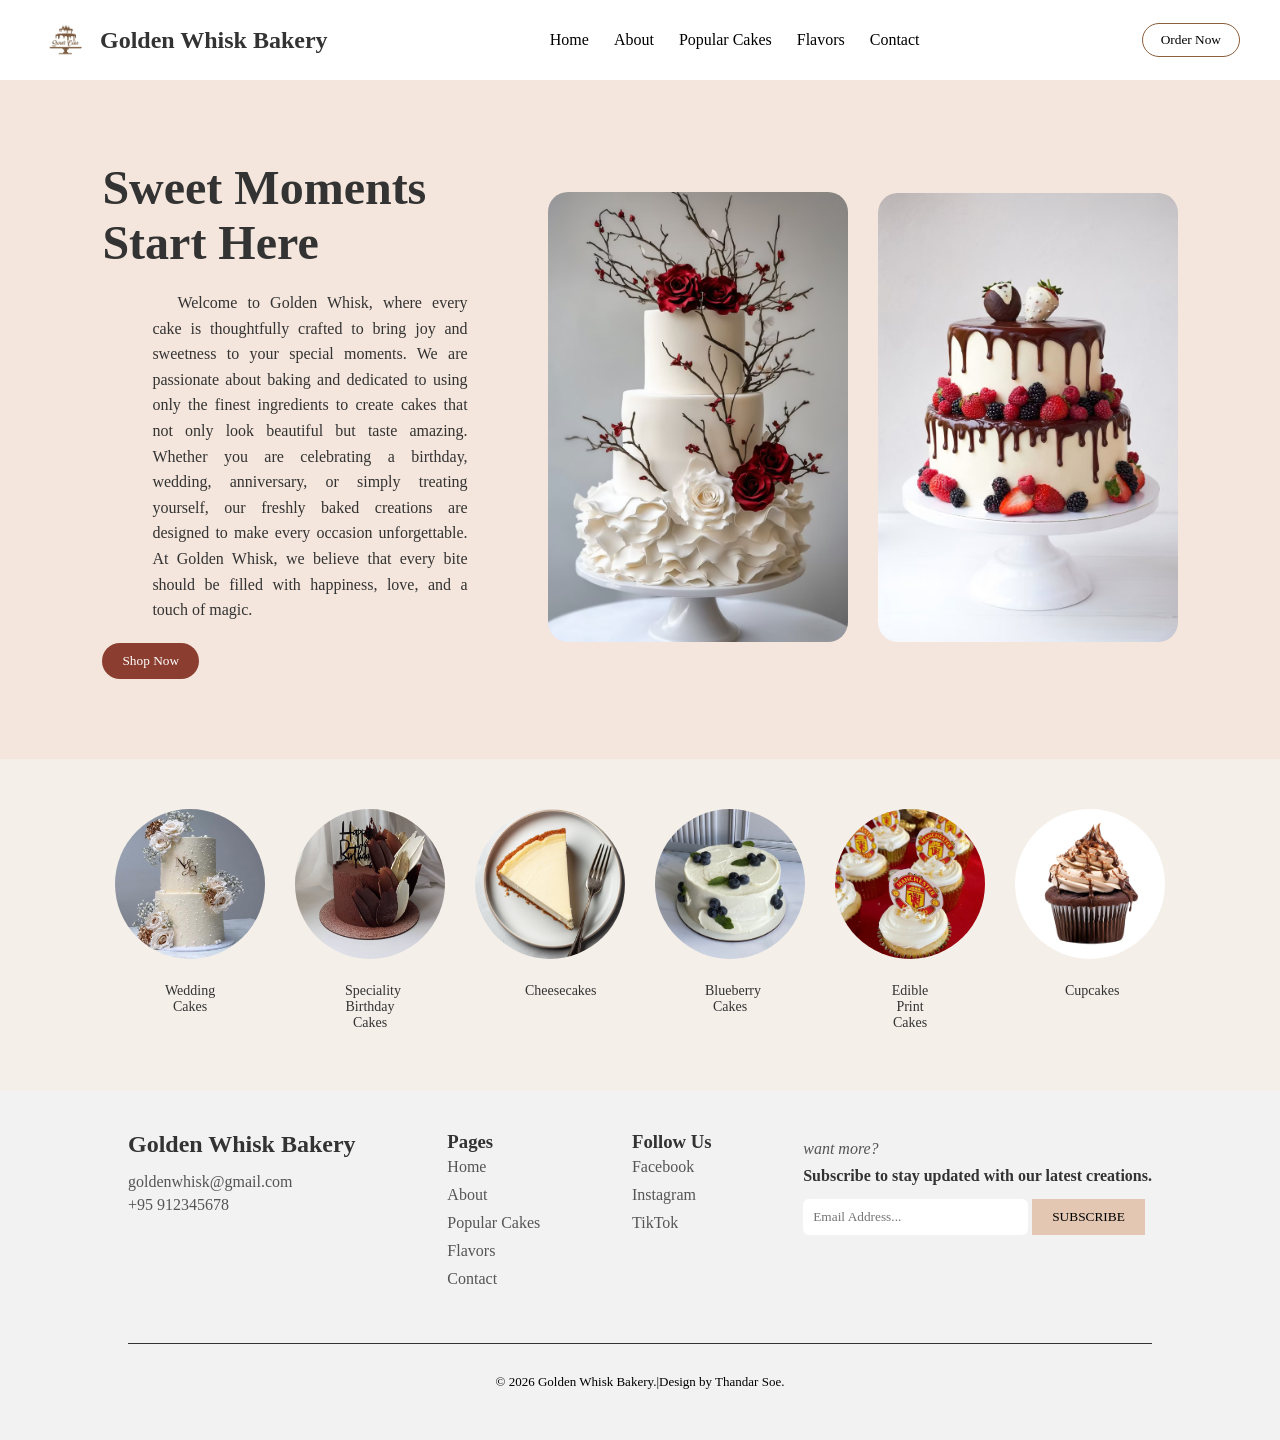
<file: index.html>
<!DOCTYPE html>
<html lang="en">
<head>
    <meta charset="UTF-8">
    <meta name="description" content="Indulge in the finest creations from Golden Whisk Bakery. Explore our popular custom birthday cakes, elegant wedding cakes, and delicious daily treats.">
    <meta name="keywords" content="Golden Whisk Bakery, Birthday Cakes, Wedding Cakes, Custom Cakes, Premium Bakery, Pastries">
    <title>Golden Whisk Bakery</title>
    <link rel="stylesheet" href="style.css">
    <link rel="icon" href="cake logo (1).png">
</head>
<body>
<!-- ===== NAVBAR ===== -->
<header>
    <nav>
        <div class="logo">
        <img src="offical logo.png" alt="logo">
            Golden Whisk Bakery</div>
        <ul>
            <li><a href="index.html">Home</a></li>
            <li><a href="about.html">About</a></li>
            <li><a href="cakes.html">Popular Cakes</a></li>
            <li><a href="flavors.html">Flavors</a></li>
            <li><a href="contact.html">Contact</a></li>
        </ul>
        <a href="ordernow.html"><button class="outline-btn">Order Now</button></a>
    </nav>
</header>

<!-- ===== HERO SECTION ===== -->
<section class="hero">
    <div class="hero-text">
        <h1>Sweet Moments <br> Start Here</h1>
        <p>
            Welcome to Golden Whisk, where every cake is thoughtfully crafted to bring joy and sweetness to your special moments. We are passionate about baking and dedicated to using only the finest ingredients to create cakes that not only look beautiful but taste amazing. Whether you are celebrating a birthday, wedding, anniversary, or simply treating yourself, our freshly baked creations are designed to make every occasion unforgettable. At Golden Whisk, we believe that every bite should be filled with happiness, love, and a touch of magic.
        </p>
        <a href="cakes.html"><button class="btn">Shop Now</button></a>
    </div>

    <div class="hero-imge">
        <img src="main (2).avif" alt="Cake" fetchpriority="high">
    </div>
    <div class="hero-img">
        <img src="body.avif" alt="Cake" fetchpriority="high">
    </div>
</section>

<section class="categories">

    <div class="category">
        <a href="wedding.html"><img src="Wedding N&S.jpg" alt="Wedding Cakes"></a>
        <p>Wedding Cakes</p>
    </div>

    <div class="category">
        <a href="birthday.html"><img src="b1.avf" alt="Birthday Cakes"></a>
        <p>Speciality Birthday Cakes</p>
    </div>

    <div class="category">
        <a href="cheese.html#cheese"><img src="cheese new.jpg" alt="Cheesecakes"></a>
        <p>Cheesecakes</p>
    </div>

    <div class="category" id="bc">
        <a href="cheese.html#blueberry"><img src="blueberry  fruit (2).jpg" alt="Blueberrycakes"></a>
        <p>Blueberry Cakes</p>
    </div>

    <div class="category" id="ec">
        <a href="cheese.html#Edible"><img src="Manchester United Cupcakes.jpg" alt="Edible Print Cakes"></a>
        <p>Edible Print Cakes</p>
    </div>

    <div class="category" id="cc">
        <a href="cheese.html#cupcake"><img src="cupcake.jpg" alt="Cupcakes"></a>
        <p>Cupcakes</p>
    </div>

</section>

<!-- FOOTER -->
<footer class="footer">

    <div class="footer-container">

        <div class="footer-box">
            <h2>Golden Whisk Bakery</h2>
            <p>goldenwhisk@gmail.com</p>
            <p>+95 912345678</p><br><br>
        </div>

        <div class="footer-box">
            <h3>Pages</h3>
            <a href="index.html"><p>Home</p></a>
            <a href="about.html"><p>About</p></a>
            <a href="cakes.html"><p>Popular Cakes</p></a>
            <a href="flavors.html"><p>Flavors</p></a>
            <a href="contact.html"><p>Contact</p></a>
        </div>

        <div class="footer-box">
            <h3>Follow Us</h3>
            <a href="https://www.facebook.com/soet95132?mibextid=ZbWKwL"><p>Facebook</p></a>
            <a href="https://www.instagram.com/soet95132?igsh=aTdlaHZ2dzA5MnQx"><p>Instagram</p></a>
            <a href="https://www.tiktok.com/@thandarsoe1088?_r=1&_t=ZS-957aoNJFtmy"><p>TikTok</p></a>
        </div>
        <!-- TOP SUBSCRIBE BAR -->
        <div class="sub-form">
            <form action="#confirm-box">
            <p>want more?</p>
            <h4>Subscribe to stay updated with our latest creations.</h4>
            <input type="email" placeholder="Email Address..." required>
            <button type="submit" class="order-btn">SUBSCRIBE</button>
            </form>
        </div>
    </div>
    
    <div class="footer-bottom"><p>© 2026 Golden Whisk Bakery.|Design by Thandar Soe.</p>
    </div>

</footer>

    <div id="confirm-box" class="modal-overlay">
    <div class="modal-content">
        <h3>Successful</h3>
        <a href="#" class="close-btn">OK</a>
    </div>
</div>

</body>
</html>
</file>
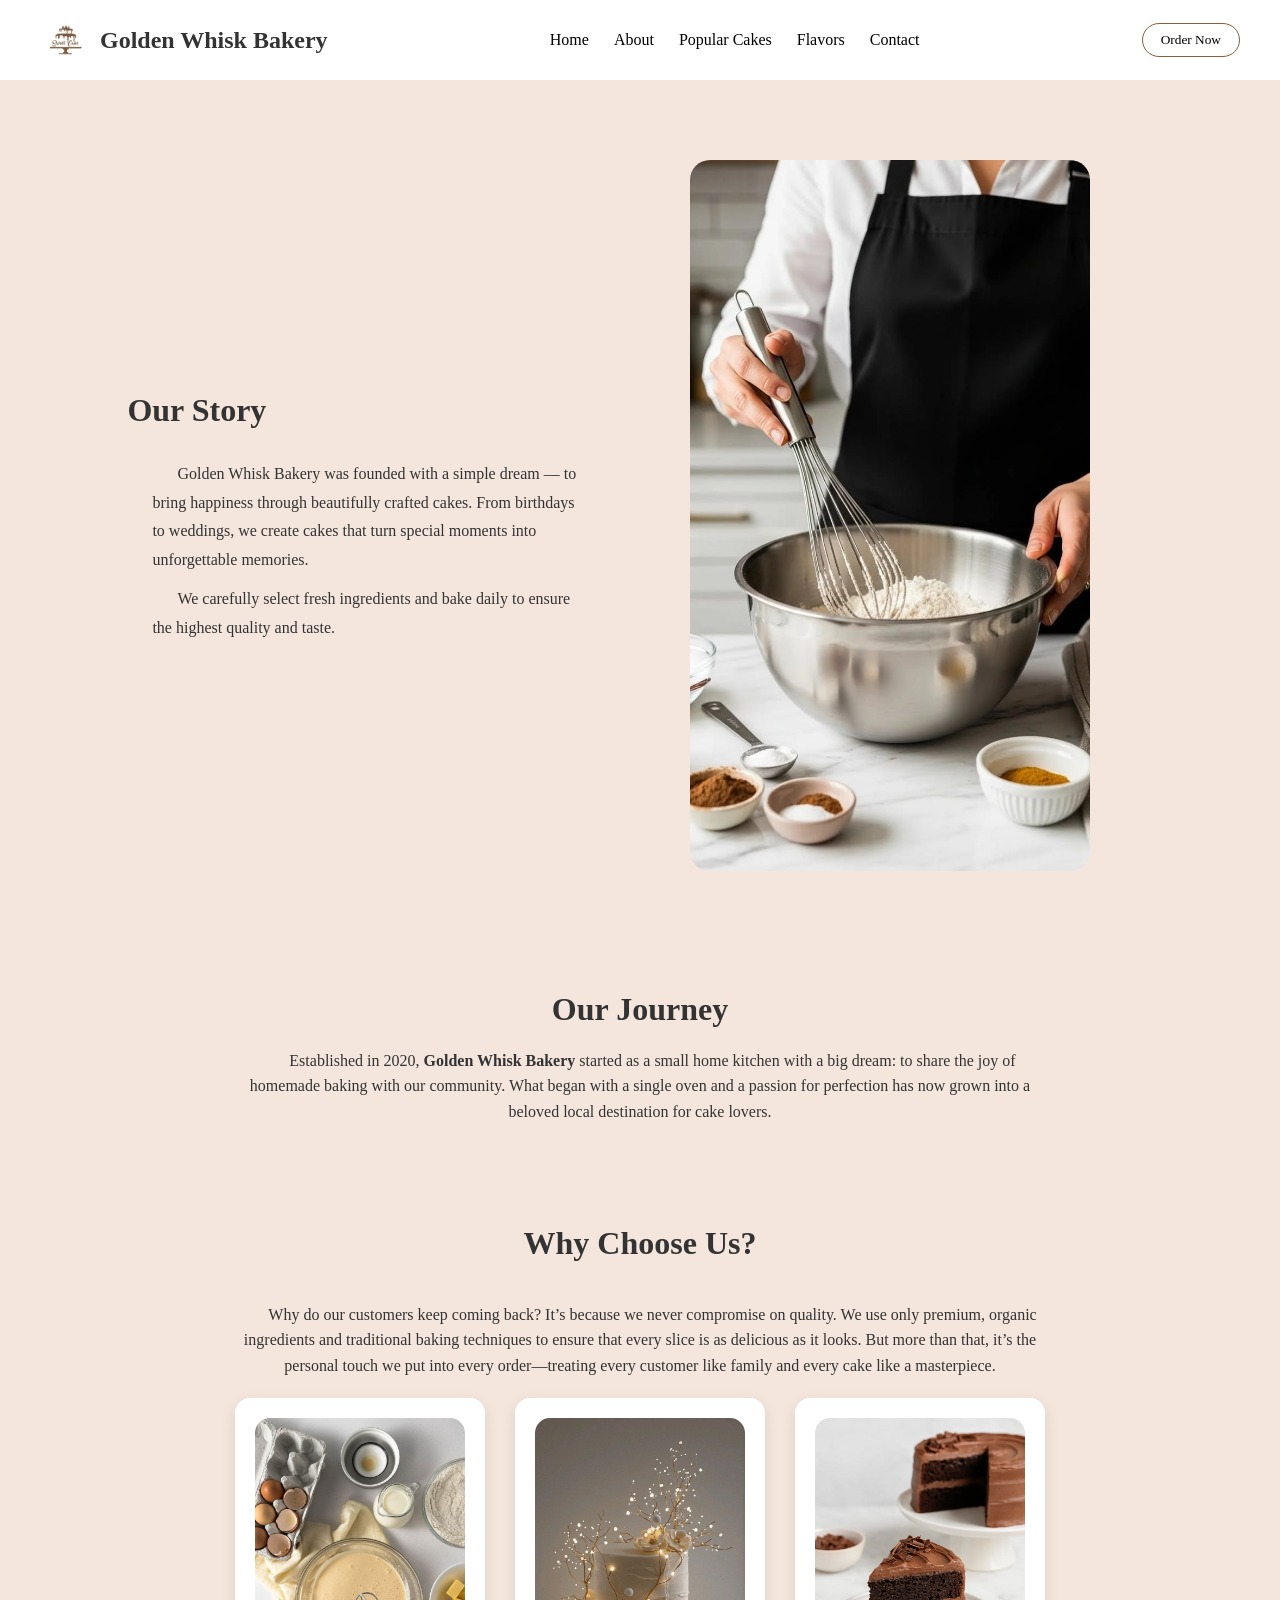
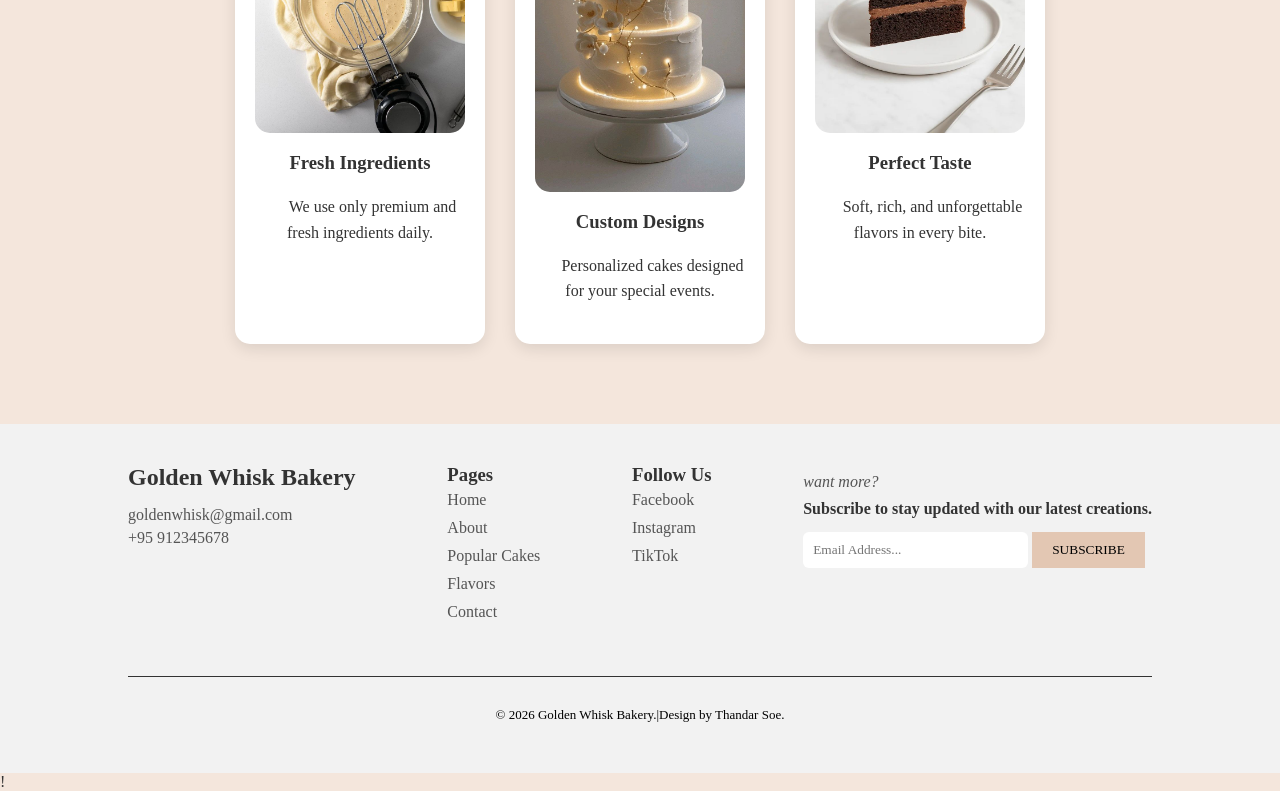
<file: about.html>
<!DOCTYPE html>
<html lang="en">
<head>
    <meta charset="UTF-8">
    <meta name="description" content="Indulge in the finest creations from Golden Whisk Bakery. Explore our popular custom birthday cakes, elegant wedding cakes, and delicious daily treats.">
    <meta name="keywords" content="Golden Whisk Bakery, Birthday Cakes, Wedding Cakes, Custom Cakes, Premium Bakery, Pastries">
    <title>About - Golden Whisk Bakery</title>
    <link rel="stylesheet" href="style.css">
    <link rel="icon" href="cake logo (1).png">
</head> 

<body>
<!-- ===== NAVBAR ===== -->
<header>
    <nav>
        <div class="logo">
        <img src="offical logo.png" alt="logo">
            Golden Whisk Bakery</div>
        <ul>
            <li><a href="index.html">Home</a></li>
            <li><a href="about.html">About</a></li>
            <li><a href="cakes.html">Popular Cakes</a></li>
            <li><a href="flavors.html">Flavors</a></li>
            <li><a href="contact.html">Contact</a></li>
        </ul>
        <a href="ordernow.html"><button class="outline-btn">Order Now</button></a>
    </nav>
</header>
   
<!-- ===== STORY SECTION ===== -->
<section class="about-story">
    <div class="story-text">
        <h2>Our Story</h2>
        <p>
            Golden Whisk Bakery was founded with a simple dream —
            to bring happiness through beautifully crafted cakes.
            From birthdays to weddings, we create cakes that turn
            special moments into unforgettable memories.
        </p>

        <p>
            We carefully select fresh ingredients and bake daily
            to ensure the highest quality and taste.
        </p>
    </div>

    <div class="story-img">
        <img src="bak (1).jpg" alt="Baking Process">
    </div>

</section>
<br><br>
    <div class="about-details">
    <h2>Our Journey</h2>
    <p>
        Established in 2020, <strong>Golden Whisk Bakery</strong> started as a small home kitchen with a big dream: 
        to share the joy of homemade baking with our community. What began with a single oven and a passion for 
        perfection has now grown into a beloved local destination for cake lovers.
    </p>
</div>
<!-- ===== VALUES SECTION ===== -->
<section class="values">
    <h2>Why Choose Us?</h2>
         <p>
        Why do our customers keep coming back? It’s because we never compromise on quality. 
        We use only premium, organic ingredients and traditional baking techniques to ensure that 
        every slice is as delicious as it looks. But more than that, it’s the personal touch we 
        put into every order—treating every customer like family and every cake like a masterpiece.
    </p>
    <div class="value-cards">

        <div class="value-card">
            <img src="f (1).jpg" alt="Fresh Ingredients">
            <h3>Fresh Ingredients</h3>
            <p>We use only premium and fresh ingredients daily.</p>
        </div>

        <div class="value-card">
            <img src="c.jpg" alt="Custom Designs">
            <h3>Custom Designs</h3>
            <p>Personalized cakes designed for your special events.</p>
        </div>

        <div class="value-card">
            <img src="perfact.jpg" alt="Quality Taste">
            <h3>Perfect Taste</h3>
            <p>Soft, rich, and unforgettable flavors in every bite.</p>
        </div>
    </div>
</section>

<!-- FOOTER -->
<footer class="footer">

    <div class="footer-container">

        <div class="footer-box">
            <h2>Golden Whisk Bakery</h2>
            <p>goldenwhisk@gmail.com</p>
            <p>+95 912345678</p><br><br>
        </div>

        <div class="footer-box">
            <h3>Pages</h3>
            <a href="index.html"><p>Home</p></a>
            <a href="about.html"><p>About</p></a>
            <a href="cakes.html"><p>Popular Cakes</p></a>
            <a href="flavors.html"><p>Flavors</p></a>
            <a href="contact.html"><p>Contact</p></a>
        </div>

        <div class="footer-box">
            <h3>Follow Us</h3>
            <a href="https://www.facebook.com/soet95132?mibextid=ZbWKwL"><p>Facebook</p></a>
            <a href="https://www.instagram.com/soet95132?igsh=aTdlaHZ2dzA5MnQx"><p>Instagram</p></a>
            <a href="https://www.tiktok.com/@thandarsoe1088?_r=1&_t=ZS-957aoNJFtmy"><p>TikTok</p></a>
        </div>
        <!-- TOP SUBSCRIBE BAR -->
        <div class="sub-form">
            <form action="#confirm-box">
            <p>want more?</p>
            <h4>Subscribe to stay updated with our latest creations.</h4>
            <input type="email" placeholder="Email Address..." required>
            <button type="submit" class="order-btn">SUBSCRIBE</button>
            </form>
        </div>
    </div>
    
    <div class="footer-bottom"><p>© 2026 Golden Whisk Bakery.|Design by Thandar Soe.</p>
    </div>

</footer>

    <div id="confirm-box" class="modal-overlay">
    <div class="modal-content">
        <h3>Successful</h3>
        <a href="#" class="close-btn">OK</a>
    </div>
</div>


</body>
</html>!
</file>
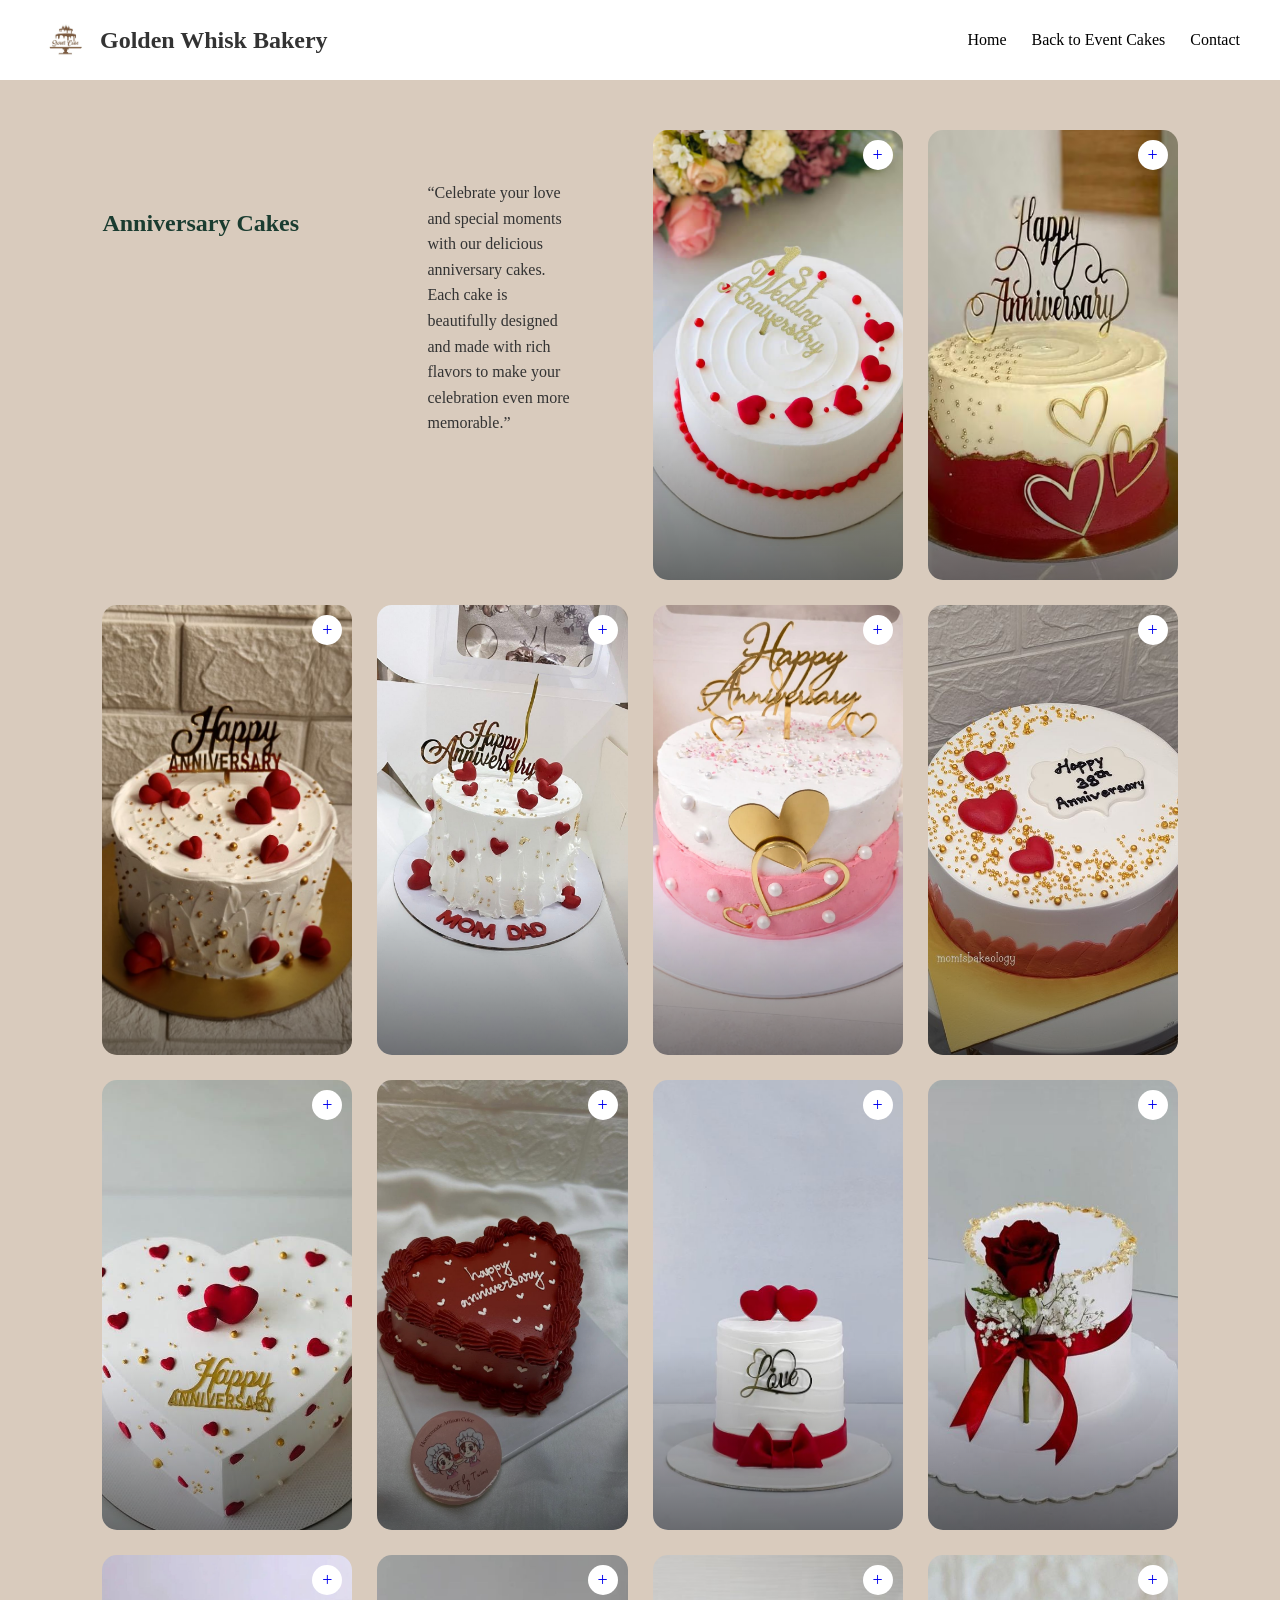
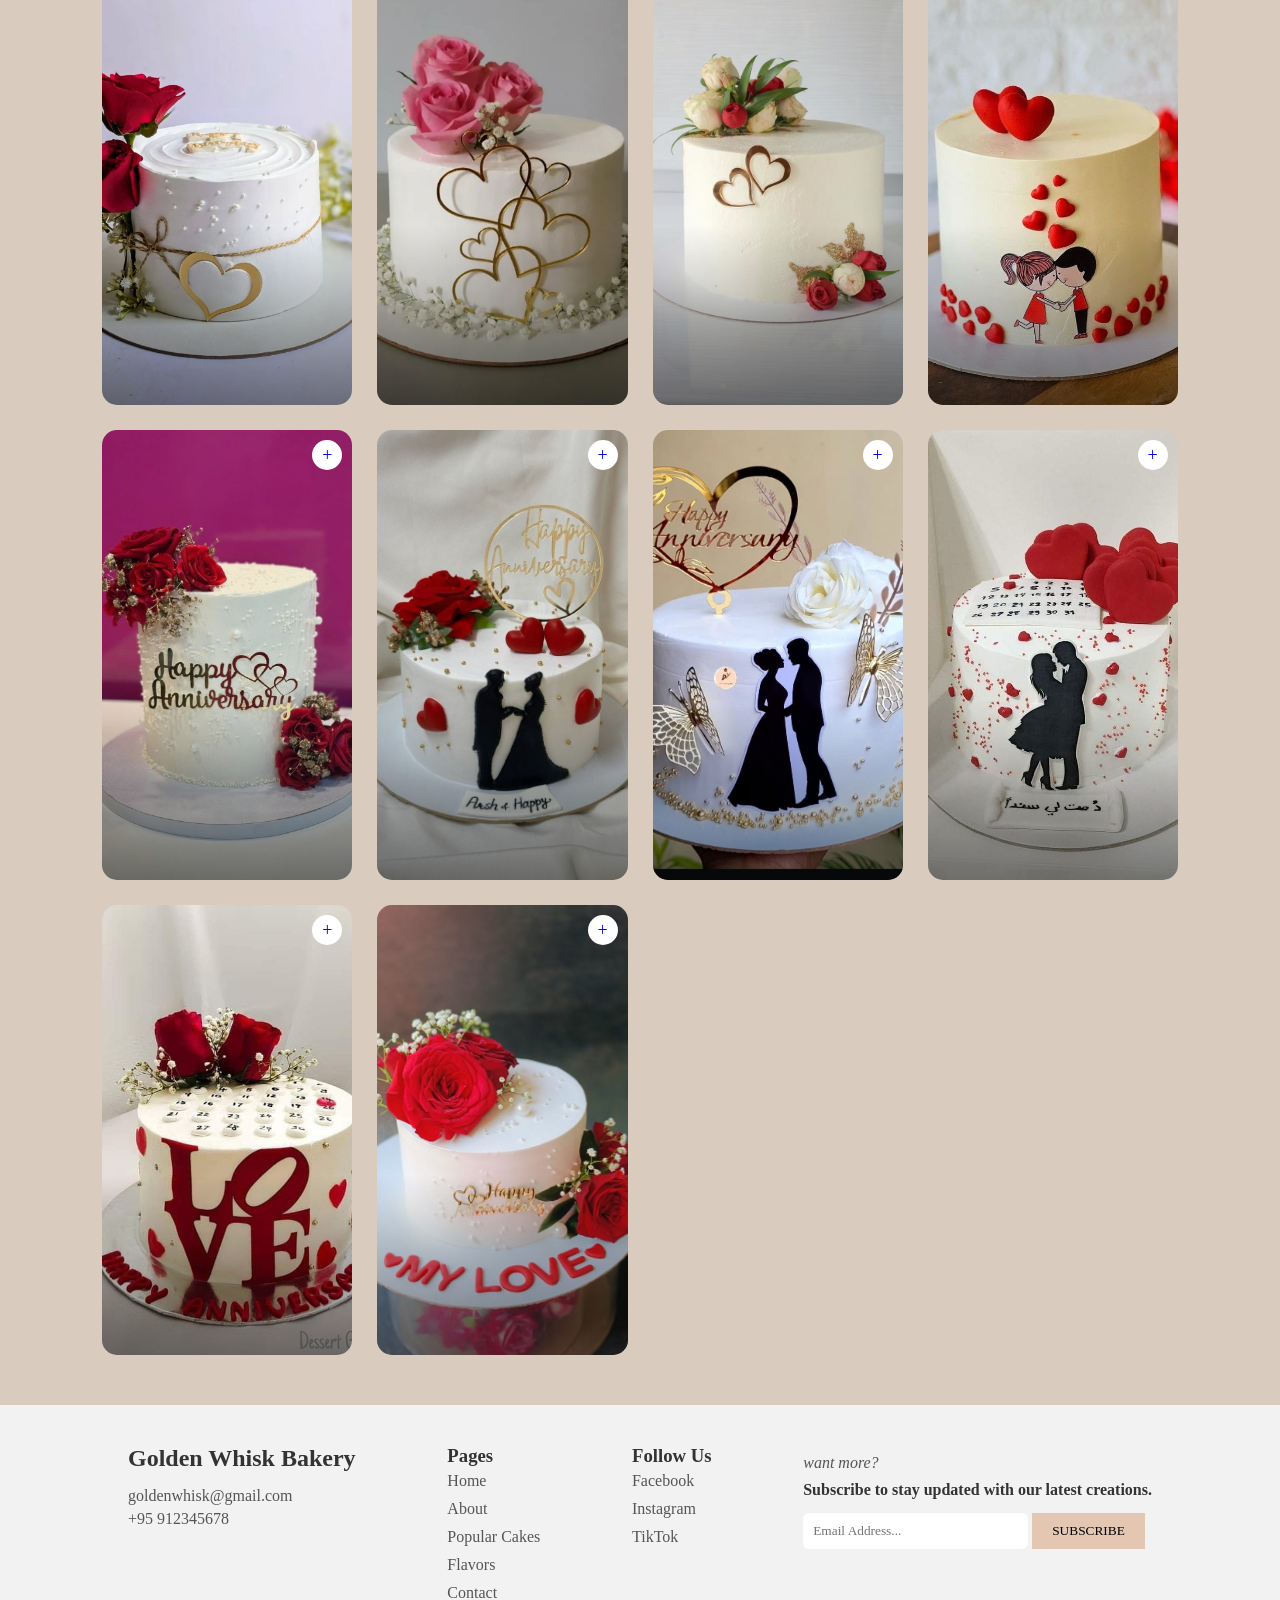
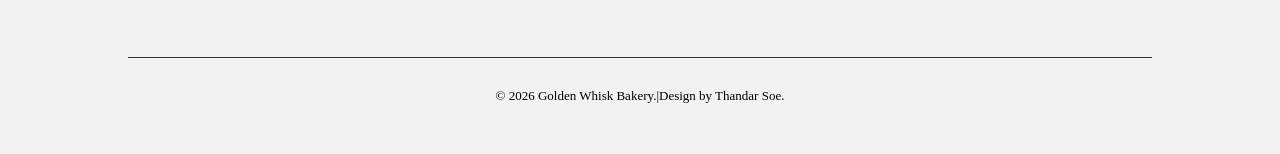
<file: anniversary.html>
<!DOCTYPE html>
<html>
<head>
    <meta charset="UTF-8">
    <meta name="description" content="Indulge in the finest creations from Golden Whisk Bakery. Explore our popular custom birthday cakes, elegant wedding cakes, and delicious daily treats.">
    <meta name="keywords" content="Golden Whisk Bakery, Birthday Cakes, Wedding Cakes, Custom Cakes, Premium Bakery, Pastries">
    <title>Lemon Cakes - Golden Whisk Bakery</title>
    <link rel="stylesheet" href="style.css">
    <link rel="icon" href="cake logo (1).png">
</head>
<body>

<header>
    <nav>
        <div class="logo">
        <img src="offical logo.png" alt="logo">
            Golden Whisk Bakery</div>
        <ul>
            <li><a href="index.html">Home</a></li>
            <li><a href="cakes.html">Back to Event Cakes</a></li>
            <li><a href="contact.html">Contact</a></li>
        </ul>
    </nav>
</header>

<section class="modern-gallery">
        <h2>Anniversary Cakes</h2>
        <p class="subtitle">“Celebrate your love and special moments with our delicious anniversary cakes. Each cake is beautifully designed and made with rich flavors to make your celebration even more memorable.”</p>

    <div class="gallery-card">
        <img src="anni cake 1.avf" alt="cake">
        <div class="overlay"></div>
        <div class="plus"><a href="cakes.html">+</a></div>
    </div>

    <div class="gallery-card">
        <img src="anni cake 2.avf" alt="cake">
        <div class="overlay"></div>
        <div class="plus"><a href="cakes.html">+</a></div>
    </div>

    <div class="gallery-card">
        <img src="anni cake 3.jpg" alt="cake">
        <div class="overlay"></div>
        <div class="plus"><a href="cakes.html">+</a></div>
    </div>

    <div class="gallery-card">
        <img src="anni cake 4.jpg" alt="cake">
        <div class="overlay"></div>
        <div class="plus"><a href="cakes.html">+</a></div>
    </div>

    <div class="gallery-card">
        <img src="anni cake 5.jpg" alt="cake">
        <div class="overlay"></div>
        <div class="plus"><a href="cakes.html">+</a></div>
    </div>

    <div class="gallery-card">
        <img src="anni cake 6.jpg" alt="cake">
        <div class="overlay"></div>
        <div class="plus"><a href="cakes.html">+</a></div>
    </div>

    <div class="gallery-card">
        <img src="anni cake 7.jpg" alt="cake">
        <div class="overlay"></div>
        <div class="plus"><a href="cakes.html">+</a></div>
    </div>

    <div class="gallery-card">
        <img src="anni cake 8.jpg" alt="cake">
        <div class="overlay"></div>
        <div class="plus"><a href="cakes.html">+</a></div>
    </div>

    <div class="gallery-card">
        <img src="anni cake 9.jpg" alt="cake">
        <div class="overlay"></div>
        <div class="plus"><a href="cakes.html">+</a></div>
    </div>

    <div class="gallery-card">
        <img src="anni cake 10.jpg" alt="cake">
        <div class="overlay"></div>
        <div class="plus"><a href="cakes.html">+</a></div>
    </div>

    <div class="gallery-card">
        <img src="anni cake 11.jpg" alt="cake">
        <div class="overlay"></div>
        <div class="plus"><a href="cakes.html">+</a></div>
    </div>

    <div class="gallery-card">
        <img src="anni cake 12.jpg" alt="cake">
        <div class="overlay"></div>
        <div class="plus"><a href="cakes.html">+</a></div>
    </div>

    <div class="gallery-card">
        <img src="anni cake 13.avf" alt="cake">
        <div class="overlay"></div>
        <div class="plus"><a href="cakes.html">+</a></div>
    </div>

    <div class="gallery-card">
        <img src="anni cake 14.jpg" alt="cake">
        <div class="overlay"></div>
        <div class="plus"><a href="cakes.html">+</a></div>
    </div>

    <div class="gallery-card">
        <img src="anni cake 15.jpg" alt="cake">
        <div class="overlay"></div>
        <div class="plus"><a href="cakes.html">+</a></div>
    </div>

    <div class="gallery-card">
        <img src="anni cake 16.jpg" alt="cake">
        <div class="overlay"></div>
        <div class="plus"><a href="cakes.html">+</a></div>
    </div>

    <div class="gallery-card">
        <img src="anni cake 17.jpg" alt="cake">
        <div class="overlay"></div>
        <div class="plus"><a href="cakes.html">+</a></div>
    </div>

    <div class="gallery-card">
        <img src="anni cake 18.jpg" alt="cake">
        <div class="overlay"></div>
        <div class="plus"><a href="cakes.html">+</a></div>
    </div>

    <div class="gallery-card">
        <img src="anni cake 19.jpg" alt="cake">
        <div class="overlay"></div>
        <div class="plus"><a href="cakes.html">+</a></div>
    </div>

    <div class="gallery-card">
        <img src="anni cake 20.jpg" alt="cake">
        <div class="overlay"></div>
        <div class="plus"><a href="cakes.html">+</a></div>
    </div>
</section>

<!-- FOOTER -->
<footer class="footer">

    <div class="footer-container">

        <div class="footer-box">
            <h2>Golden Whisk Bakery</h2>
            <p>goldenwhisk@gmail.com</p>
            <p>+95 912345678</p><br><br>
        </div>

        <div class="footer-box">
            <h3>Pages</h3>
            <a href="index.html"><p>Home</p></a>
            <a href="about.html"><p>About</p></a>
            <a href="cakes.html"><p>Popular Cakes</p></a>
            <a href="flavors.html"><p>Flavors</p></a>
            <a href="contact.html"><p>Contact</p></a>
        </div>

        <div class="footer-box">
            <h3>Follow Us</h3>
            <a href="https://www.facebook.com/soet95132?mibextid=ZbWKwL"><p>Facebook</p></a>
            <a href="https://www.instagram.com/soet95132?igsh=aTdlaHZ2dzA5MnQx"><p>Instagram</p></a>
            <a href="https://www.tiktok.com/@thandarsoe1088?_r=1&_t=ZS-957aoNJFtmy"><p>TikTok</p></a>
        </div>
        <!-- TOP SUBSCRIBE BAR -->
        <div class="sub-form">
            <form action="#confirm-box">
            <p>want more?</p>
            <h4>Subscribe to stay updated with our latest creations.</h4>
            <input type="email" placeholder="Email Address..." required>
            <button type="submit" class="order-btn">SUBSCRIBE</button>
            </form>
        </div>
    </div>
    
    <div class="footer-bottom"><p>© 2026 Golden Whisk Bakery.|Design by Thandar Soe.</p>
    </div>

</footer>

    <div id="confirm-box" class="modal-overlay">
    <div class="modal-content">
        <h3>Successful</h3>
        <a href="#" class="close-btn">OK</a>
    </div>
</div>


</body>
</html>
</file>
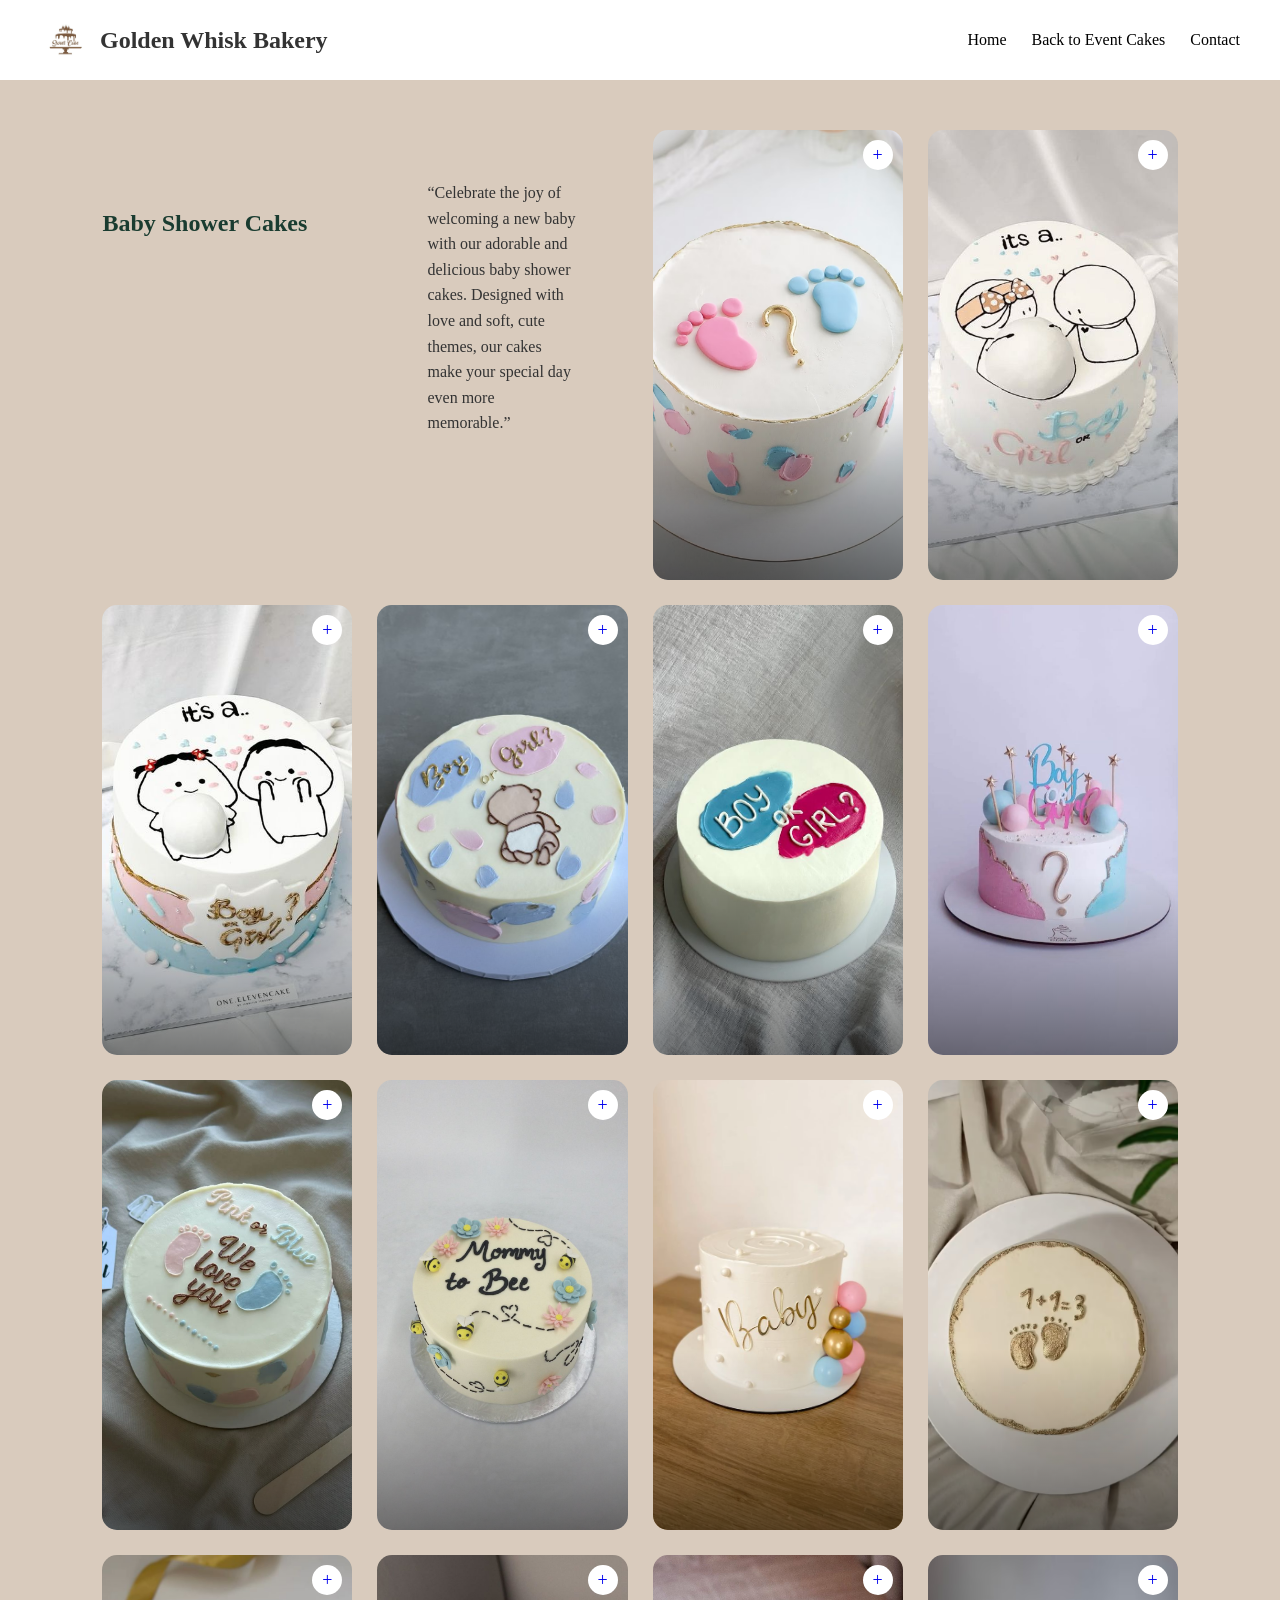
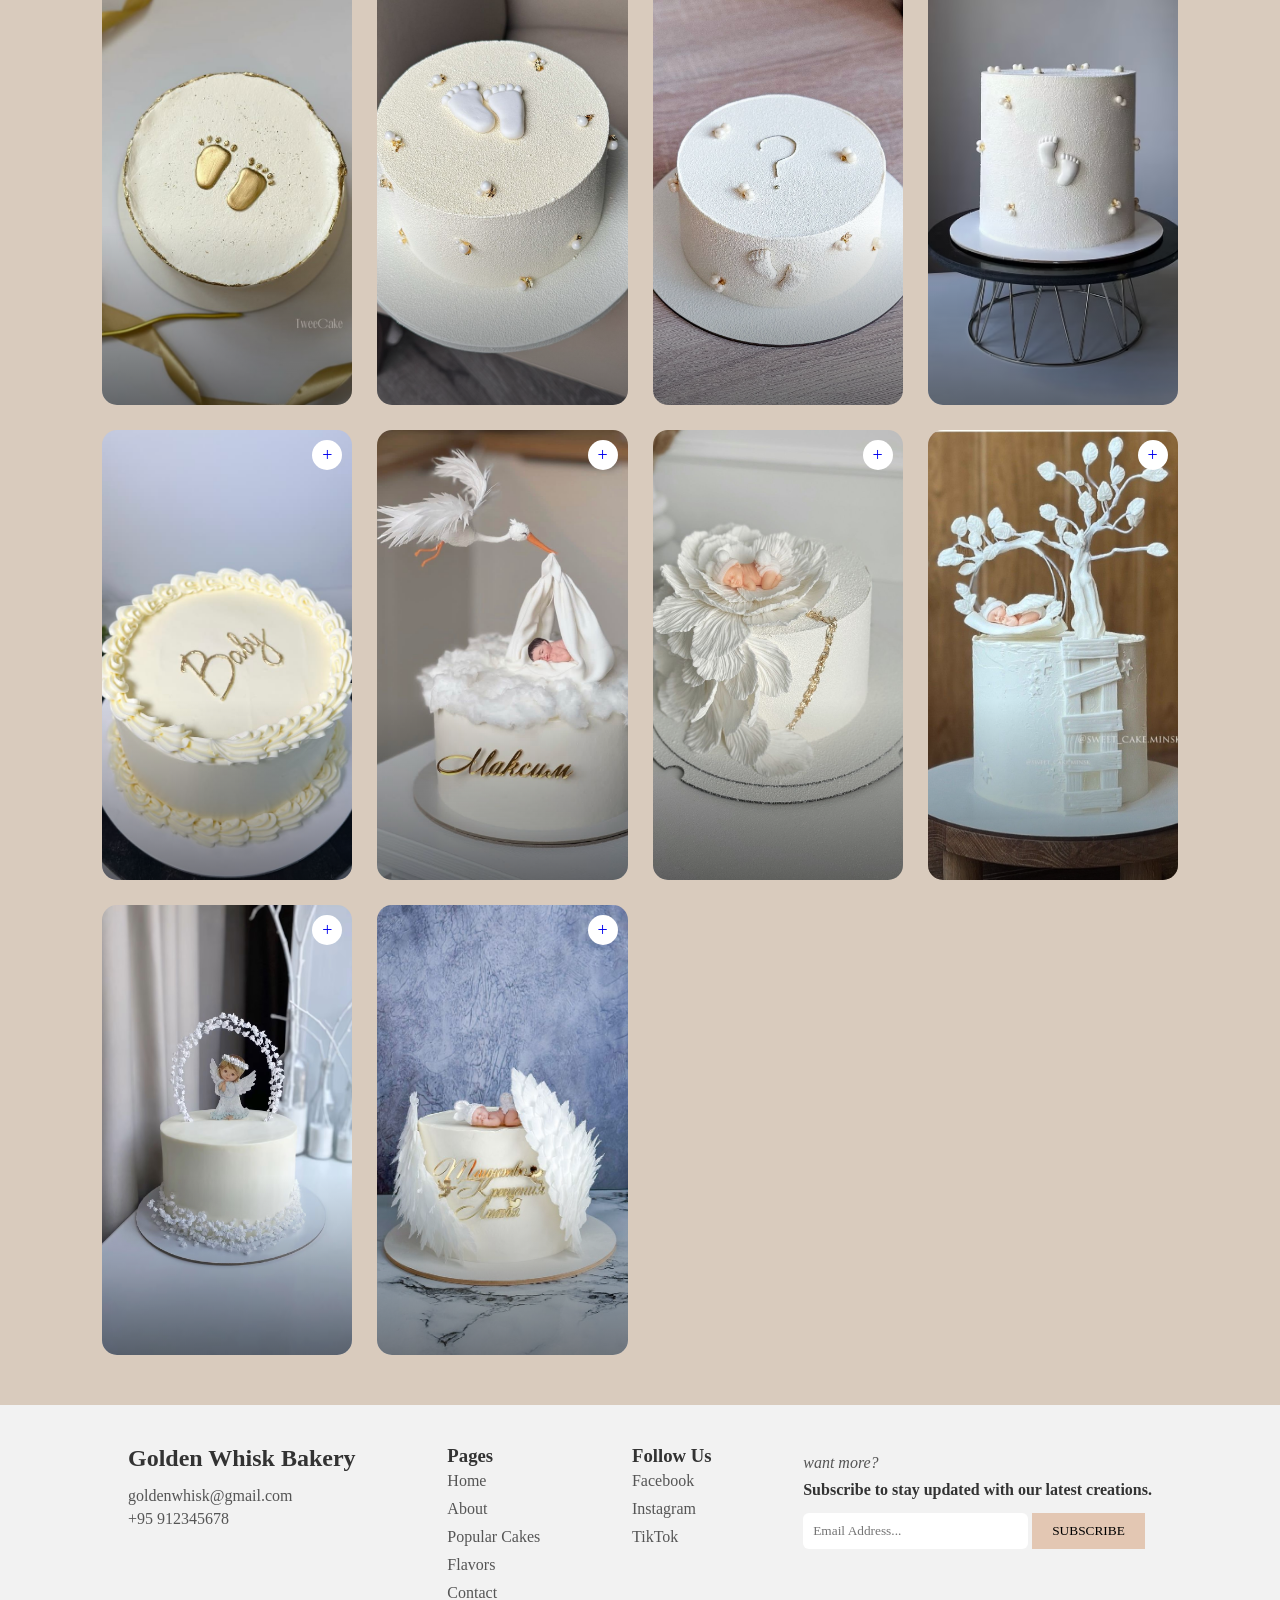
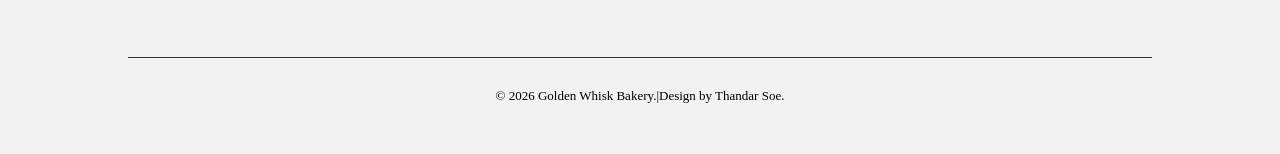
<file: babyshower.html>
<!DOCTYPE html>
<html>
<head>
    <meta charset="UTF-8">
    <meta name="description" content="Indulge in the finest creations from Golden Whisk Bakery. Explore our popular custom birthday cakes, elegant wedding cakes, and delicious daily treats.">
    <meta name="keywords" content="Golden Whisk Bakery, Birthday Cakes, Wedding Cakes, Custom Cakes, Premium Bakery, Pastries">
    <title>Lemon Cakes - Golden Whisk Bakery</title>
    <link rel="stylesheet" href="style.css">
    <link rel="icon" href="cake logo (1).png">
</head>
<body>

<header>
    <nav>
        <div class="logo">
        <img src="offical logo.png" alt="logo">
            Golden Whisk Bakery</div>
        <ul>
            <li><a href="index.html">Home</a></li>
            <li><a href="cakes.html">Back to Event Cakes</a></li>
            <li><a href="contact.html">Contact</a></li>
        </ul>
    </nav>
</header>

<section class="modern-gallery">
        <h2>Baby Shower Cakes</h2>
        <p class="subtitle">“Celebrate the joy of welcoming a new baby with our adorable and delicious baby shower cakes. Designed with love and soft, cute themes, our cakes make your special day even more memorable.”</p>

    <div class="gallery-card">
        <img src="baby 1.avf" alt="cake">
        <div class="overlay"></div>
        <div class="plus"><a href="cakes.html">+</a></div>
    </div>

    <div class="gallery-card">
        <img src="baby 2.jpg" alt="cake">
        <div class="overlay"></div>
        <div class="plus"><a href="cakes.html">+</a></div>
    </div>

    <div class="gallery-card">
        <img src="baby 3.jpg" alt="cake">
        <div class="overlay"></div>
        <div class="plus"><a href="cakes.html">+</a></div>
    </div>

    <div class="gallery-card">
        <img src="baby 4.jpg" alt="cake">
        <div class="overlay"></div>
        <div class="plus"><a href="cakes.html">+</a></div>
    </div>

    <div class="gallery-card">
        <img src="baby 5.jpg" alt="cake">
        <div class="overlay"></div>
        <div class="plus"><a href="cakes.html">+</a></div>
    </div>

    <div class="gallery-card">
        <img src="baby 6.jpg" alt="cake">
        <div class="overlay"></div>
        <div class="plus"><a href="cakes.html">+</a></div>
    </div>

    <div class="gallery-card">
        <img src="baby 7.jpg" alt="cake">
        <div class="overlay"></div>
        <div class="plus"><a href="cakes.html">+</a></div>
    </div>

    <div class="gallery-card">
        <img src="baby 8.jpg" alt="cake">
        <div class="overlay"></div>
        <div class="plus"><a href="cakes.html">+</a></div>
    </div>

    <div class="gallery-card">
        <img src="baby 9.jpg" alt="cake">
        <div class="overlay"></div>
        <div class="plus"><a href="cakes.html">+</a></div>
    </div>

    <div class="gallery-card">
        <img src="baby 10.avf" alt="cake">
        <div class="overlay"></div>
        <div class="plus"><a href="cakes.html">+</a></div>
    </div>

    <div class="gallery-card">
        <img src="baby 11.jpg" alt="cake">
        <div class="overlay"></div>
        <div class="plus"><a href="cakes.html">+</a></div>
    </div>

    <div class="gallery-card">
        <img src="baby 12.jpg" alt="cake">
        <div class="overlay"></div>
        <div class="plus"><a href="cakes.html">+</a></div>
    </div>

    <div class="gallery-card">
        <img src="baby 13.jpg" alt="cake">
        <div class="overlay"></div>
        <div class="plus"><a href="cakes.html">+</a></div>
    </div>

    <div class="gallery-card">
        <img src="baby 14.avf" alt="cake">
        <div class="overlay"></div>
        <div class="plus"><a href="cakes.html">+</a></div>
    </div>

    <div class="gallery-card">
        <img src="baby 15.jpg" alt="cake">
        <div class="overlay"></div>
        <div class="plus"><a href="cakes.html">+</a></div>
    </div>

    <div class="gallery-card">
        <img src="baby 16.jpg" alt="cake">
        <div class="overlay"></div>
        <div class="plus"><a href="cakes.html">+</a></div>
    </div>

    <div class="gallery-card">
        <img src="baby 17.jpg" alt="cake">
        <div class="overlay"></div>
        <div class="plus"><a href="cakes.html">+</a></div>
    </div>

    <div class="gallery-card">
        <img src="baby 18.jpg" alt="cake">
        <div class="overlay"></div>
        <div class="plus"><a href="cakes.html">+</a></div>
    </div>

    <div class="gallery-card">
        <img src="baby 19.avf" alt="cake">
        <div class="overlay"></div>
        <div class="plus"><a href="cakes.html">+</a></div>
    </div>

    <div class="gallery-card">
        <img src="baby 20.jpg" alt="cake">
        <div class="overlay"></div>
        <div class="plus"><a href="cakes.html">+</a></div>
    </div>
</section>

<!-- FOOTER -->
<footer class="footer">

    <div class="footer-container">

        <div class="footer-box">
            <h2>Golden Whisk Bakery</h2>
            <p>goldenwhisk@gmail.com</p>
            <p>+95 912345678</p><br><br>
        </div>

        <div class="footer-box">
            <h3>Pages</h3>
            <a href="index.html"><p>Home</p></a>
            <a href="about.html"><p>About</p></a>
            <a href="cakes.html"><p>Popular Cakes</p></a>
            <a href="flavors.html"><p>Flavors</p></a>
            <a href="contact.html"><p>Contact</p></a>
        </div>

        <div class="footer-box">
            <h3>Follow Us</h3>
            <a href="https://www.facebook.com/soet95132?mibextid=ZbWKwL"><p>Facebook</p></a>
            <a href="https://www.instagram.com/soet95132?igsh=aTdlaHZ2dzA5MnQx"><p>Instagram</p></a>
            <a href="https://www.tiktok.com/@thandarsoe1088?_r=1&_t=ZS-957aoNJFtmy"><p>TikTok</p></a>
        </div>
        <!-- TOP SUBSCRIBE BAR -->
        <div class="sub-form">
            <form action="#confirm-box">
            <p>want more?</p>
            <h4>Subscribe to stay updated with our latest creations.</h4>
            <input type="email" placeholder="Email Address..." required>
            <button type="submit" class="order-btn">SUBSCRIBE</button>
            </form>
        </div>
    </div>
    
    <div class="footer-bottom"><p>© 2026 Golden Whisk Bakery.|Design by Thandar Soe.</p>
    </div>

</footer>

    <div id="confirm-box" class="modal-overlay">
    <div class="modal-content">
        <h3>Successful</h3>
        <a href="#" class="close-btn">OK</a>
    </div>
</div>



</body>
</html>
</file>
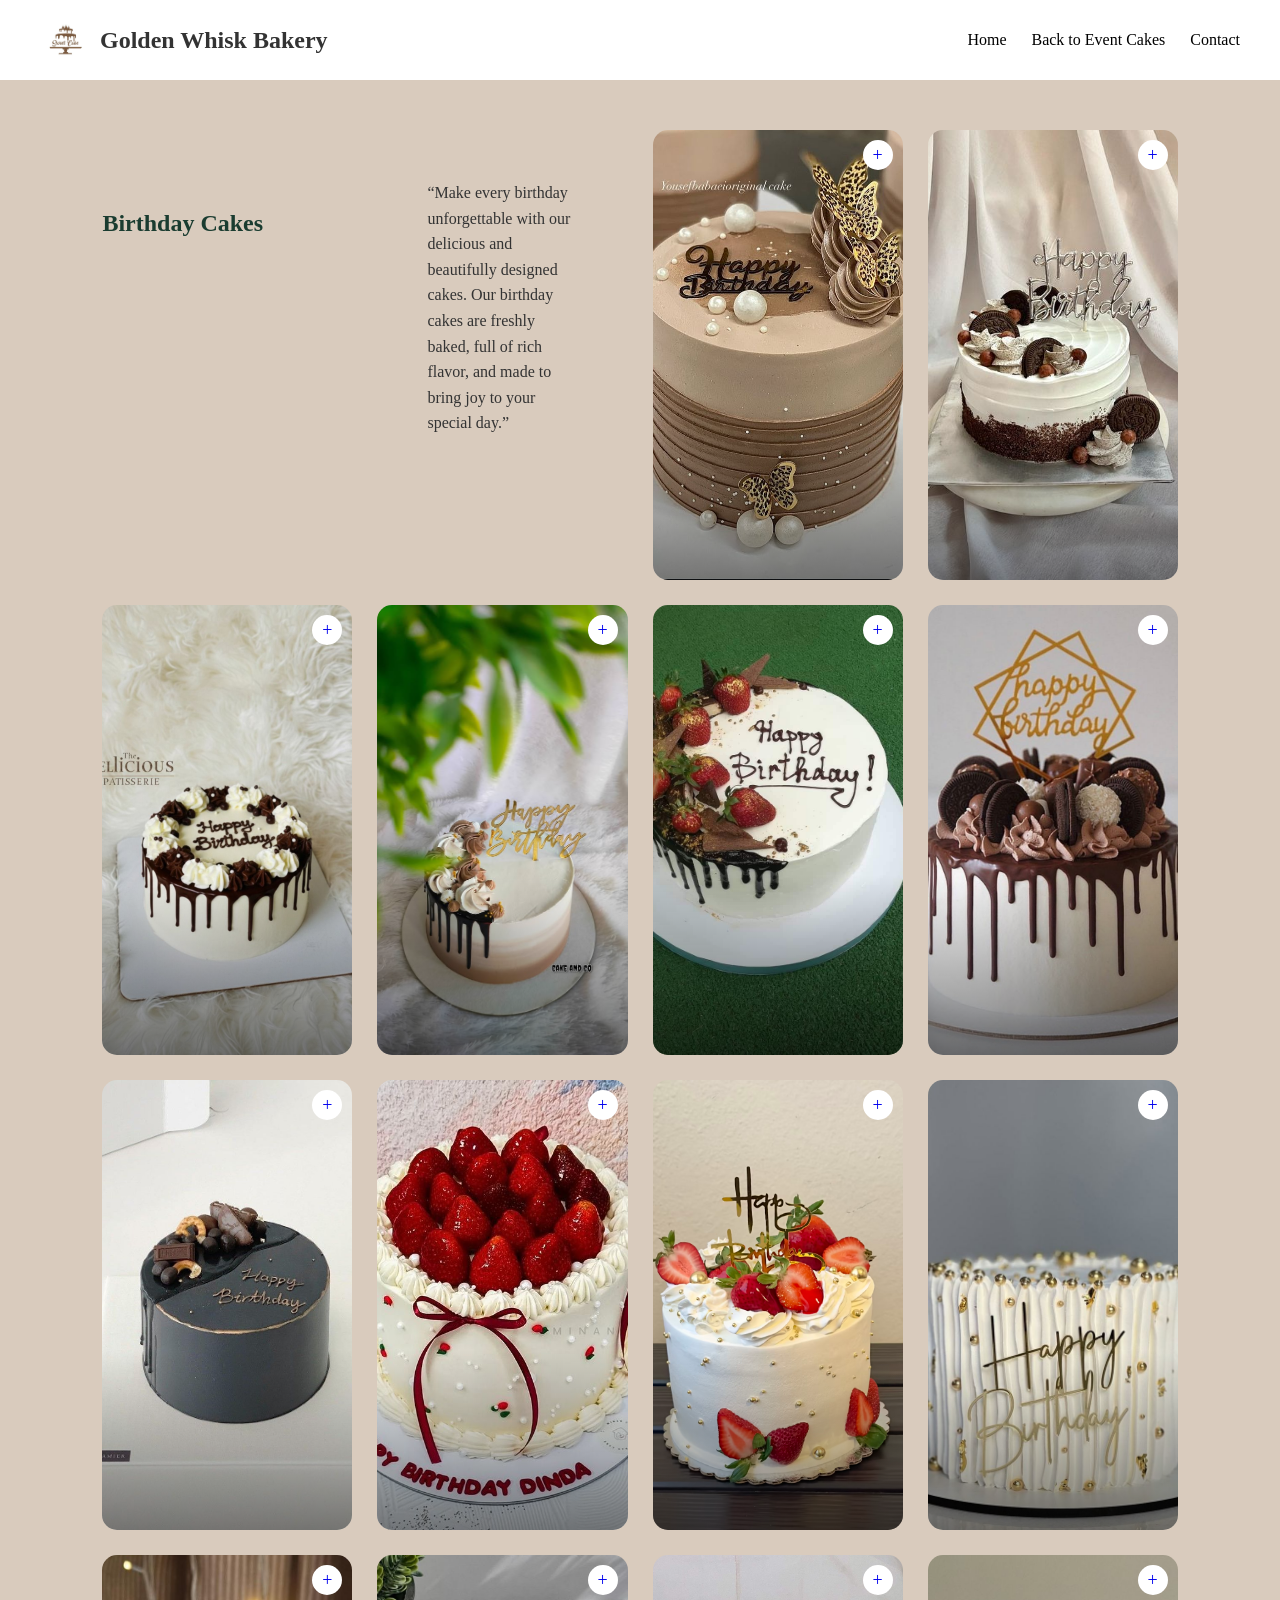
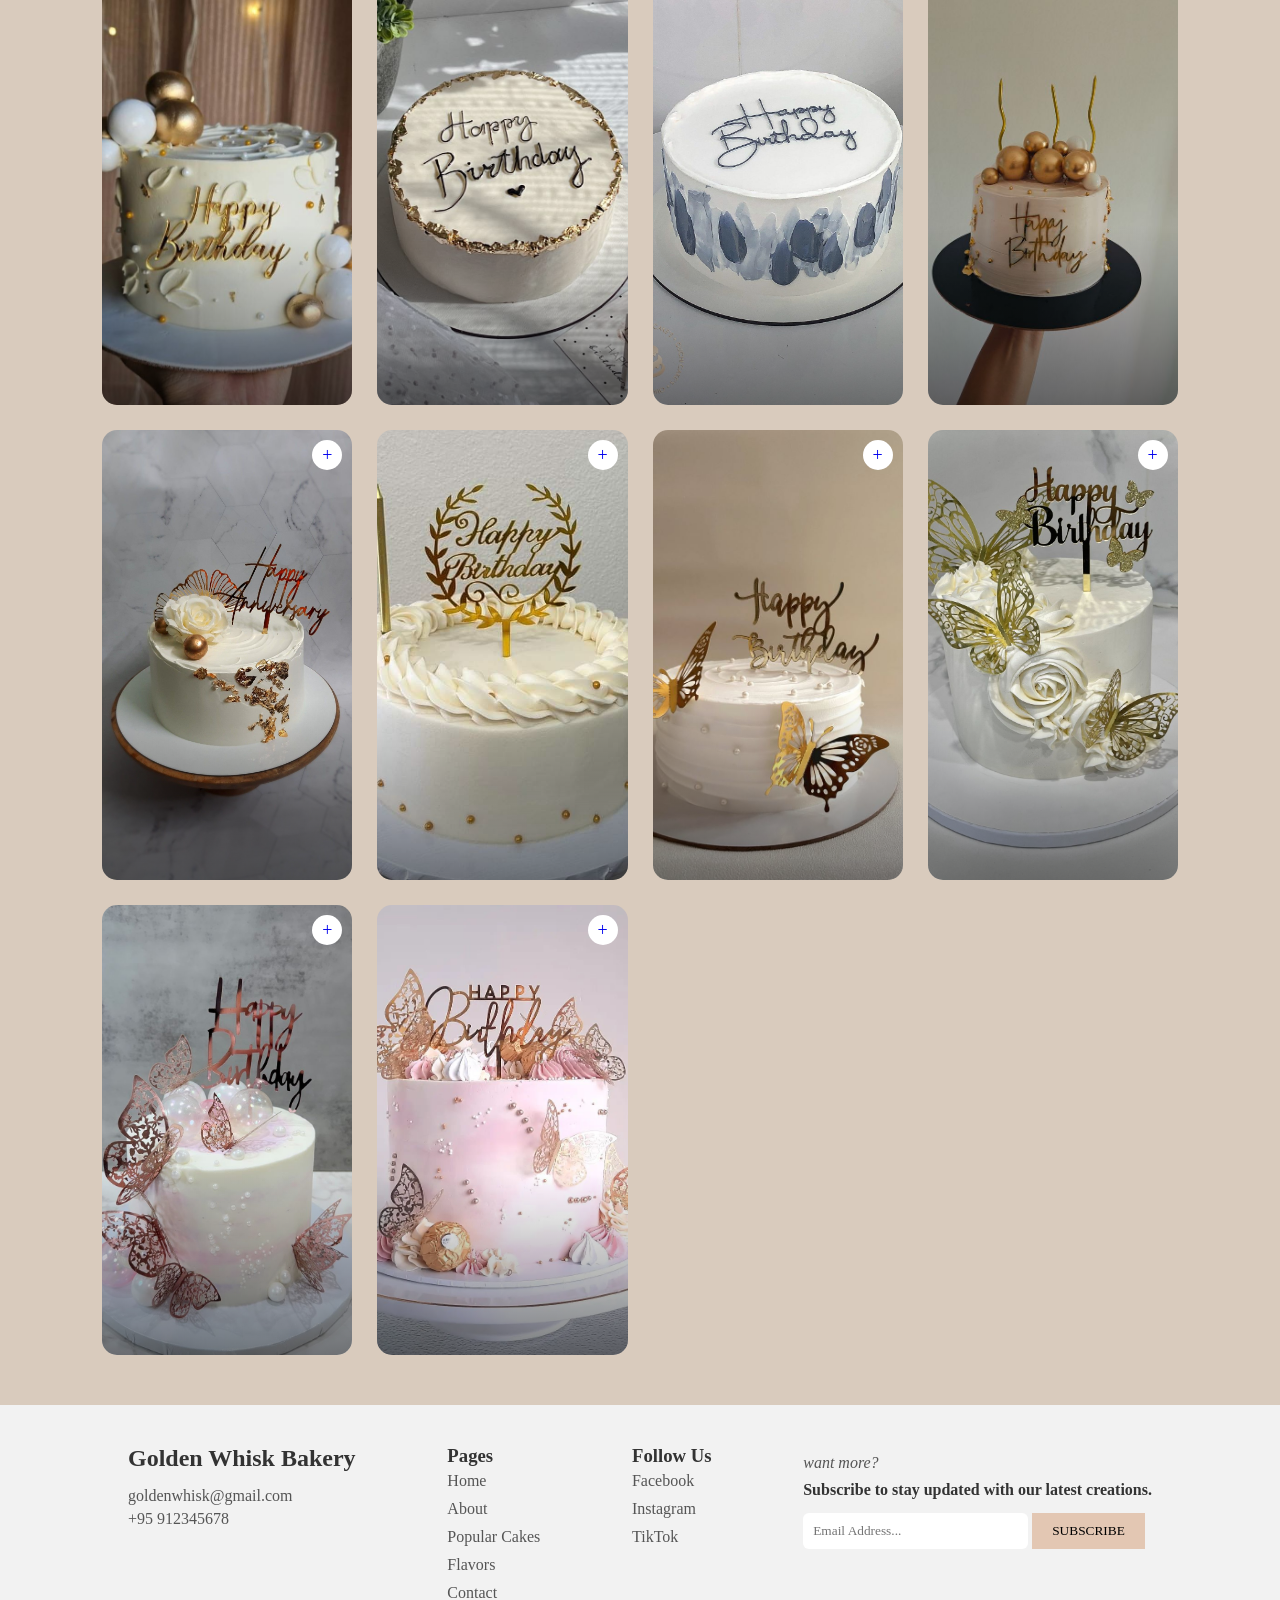
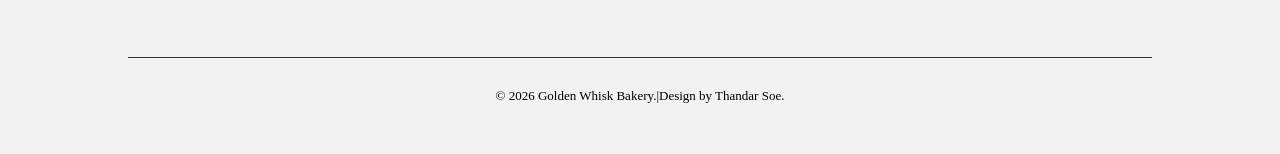
<file: birthday.html>
<!DOCTYPE html>
<html>
<head>
    <meta charset="UTF-8">
    <meta name="description" content="Indulge in the finest creations from Golden Whisk Bakery. Explore our popular custom birthday cakes, elegant wedding cakes, and delicious daily treats.">
    <meta name="keywords" content="Golden Whisk Bakery, Birthday Cakes, Wedding Cakes, Custom Cakes, Premium Bakery, Pastries">
    <title>Lemon Cakes - Golden Whisk Bakery</title>
    <link rel="stylesheet" href="style.css">
    <link rel="icon" href="cake logo (1).png">
</head>
<body>
<header>
    <nav>
        <div class="logo">
        <img src="offical logo.png" alt="logo">
            Golden Whisk Bakery</div>
        <ul>
            <li><a href="index.html">Home</a></li>
            <li><a href="cakes.html">Back to Event Cakes</a></li>
            <li><a href="contact.html">Contact</a></li>
        </ul>
    </nav>
</header>

<section class="modern-gallery">
        <h2>Birthday Cakes</h2>
        <p>“Make every birthday unforgettable with our delicious and beautifully designed cakes. Our birthday cakes are freshly baked, full of rich flavor, and made to bring joy to your special day.”</p>
        
    <div class="gallery-card">
        <img src="b.jpg" alt="cake">
        <div class="overlay"></div>
        <div class="plus"><a href="cakes.html">+</a></div>
    </div>

    <div class="gallery-card">
        <img src="birthday cake 2.jpg" alt="cake">
        <div class="overlay"></div>
        <div class="plus"><a href="cakes.html">+</a></div>
    </div>

    <div class="gallery-card">
        <img src="birthday cake 3.jpg" alt="cake">
        <div class="overlay"></div>
        <div class="plus"><a href="cakes.html">+</a></div>
    </div>

    <div class="gallery-card">
        <img src="birthday cake 4.jpg" alt="cake">
        <div class="overlay"></div>
        <div class="plus"><a href="cakes.html">+</a></div>
    </div>

    <div class="gallery-card">
        <img src="birthday cake 5.jpg" alt="cake">
        <div class="overlay"></div>
        <div class="plus"><a href="cakes.html">+</a></div>
    </div>

    <div class="gallery-card">
        <img src="birthday cake 6.jpg" alt="cake">
        <div class="overlay"></div>
        <div class="plus"><a href="cakes.html">+</a></div>
    </div>

    <div class="gallery-card">
        <img src="birthday cake 7.jpg" alt="cake">
        <div class="overlay"></div>
        <div class="plus"><a href="cakes.html">+</a></div>
    </div>

    <div class="gallery-card">
        <img src="birthday cake 8.jpg" alt="cake">
        <div class="overlay"></div>
        <div class="plus"><a href="cakes.html">+</a></div>
    </div>

    <div class="gallery-card">
        <img src="birthday cake 9.avf" alt="cake">
        <div class="overlay"></div>
        <div class="plus"><a href="cakes.html">+</a></div>
    </div>

    <div class="gallery-card">
        <img src="birthday cake 10.jpg" alt="cake">
        <div class="overlay"></div>
        <div class="plus"><a href="cakes.html">+</a></div>
    </div>

    <div class="gallery-card">
        <img src="birthday cake 11.jpg" alt="cake">
        <div class="overlay"></div>
        <div class="plus"><a href="cakes.html">+</a></div>
    </div>

    <div class="gallery-card">
        <img src="birthday cake 12.jpg" alt="cake">
        <div class="overlay"></div>
        <div class="plus"><a href="cakes.html">+</a></div>
    </div>

    <div class="gallery-card">
        <img src="birthday cake 13.jpg" alt="cake">
        <div class="overlay"></div>
        <div class="plus"><a href="cakes.html">+</a></div>
    </div>

    <div class="gallery-card">
        <img src="birthday cake 14.jpg" alt="cake">
        <div class="overlay"></div>
        <div class="plus"><a href="cakes.html">+</a></div>
    </div>

    <div class="gallery-card">
        <img src="birthday cake 15.jpg" alt="cake">
        <div class="overlay"></div>
        <div class="plus"><a href="cakes.html">+</a></div>
    </div>

    <div class="gallery-card">
        <img src="birthday cake 16.jpg" alt="cake">
        <div class="overlay"></div>
        <div class="plus"><a href="cakes.html">+</a></div>
    </div>

    <div class="gallery-card">
        <img src="birthday cake 17.jpg" alt="cake">
        <div class="overlay"></div>
        <div class="plus"><a href="cakes.html">+</a></div>
    </div>

    <div class="gallery-card">
        <img src="birthday cake 18.jpg" alt="cake">
        <div class="overlay"></div>
        <div class="plus"><a href="cakes.html">+</a></div>
    </div>

    <div class="gallery-card">
        <img src="birthday cake 19.jpg" alt="cake">
        <div class="overlay"></div>
        <div class="plus"><a href="cakes.html">+</a></div>
    </div>

    <div class="gallery-card">
        <img src="birthday cake 20.jpg" alt="cake">
        <div class="overlay"></div>
        <div class="plus"><a href="cakes.html">+</a></div>
    </div>
</section>

<!-- FOOTER -->
<footer class="footer">

    <div class="footer-container">

        <div class="footer-box">
            <h2>Golden Whisk Bakery</h2>
            <p>goldenwhisk@gmail.com</p>
            <p>+95 912345678</p><br><br>
        </div>

        <div class="footer-box">
            <h3>Pages</h3>
            <a href="index.html"><p>Home</p></a>
            <a href="about.html"><p>About</p></a>
            <a href="cakes.html"><p>Popular Cakes</p></a>
            <a href="flavors.html"><p>Flavors</p></a>
            <a href="contact.html"><p>Contact</p></a>
        </div>

        <div class="footer-box">
            <h3>Follow Us</h3>
            <a href="https://www.facebook.com/soet95132?mibextid=ZbWKwL"><p>Facebook</p></a>
            <a href="https://www.instagram.com/soet95132?igsh=aTdlaHZ2dzA5MnQx"><p>Instagram</p></a>
            <a href="https://www.tiktok.com/@thandarsoe1088?_r=1&_t=ZS-957aoNJFtmy"><p>TikTok</p></a>
        </div>
        <!-- TOP SUBSCRIBE BAR -->
        <div class="sub-form">
            <form action="#confirm-box">
            <p>want more?</p>
            <h4>Subscribe to stay updated with our latest creations.</h4>
            <input type="email" placeholder="Email Address..." required>
            <button type="submit" class="order-btn">SUBSCRIBE</button>
            </form>
        </div>
    </div>
    
    <div class="footer-bottom"><p>© 2026 Golden Whisk Bakery.|Design by Thandar Soe.</p>
    </div>

</footer>

    <div id="confirm-box" class="modal-overlay">
    <div class="modal-content">
        <h3>Successful</h3>
        <a href="#" class="close-btn">OK</a>
    </div>
</div>

</body>
</html>
</file>
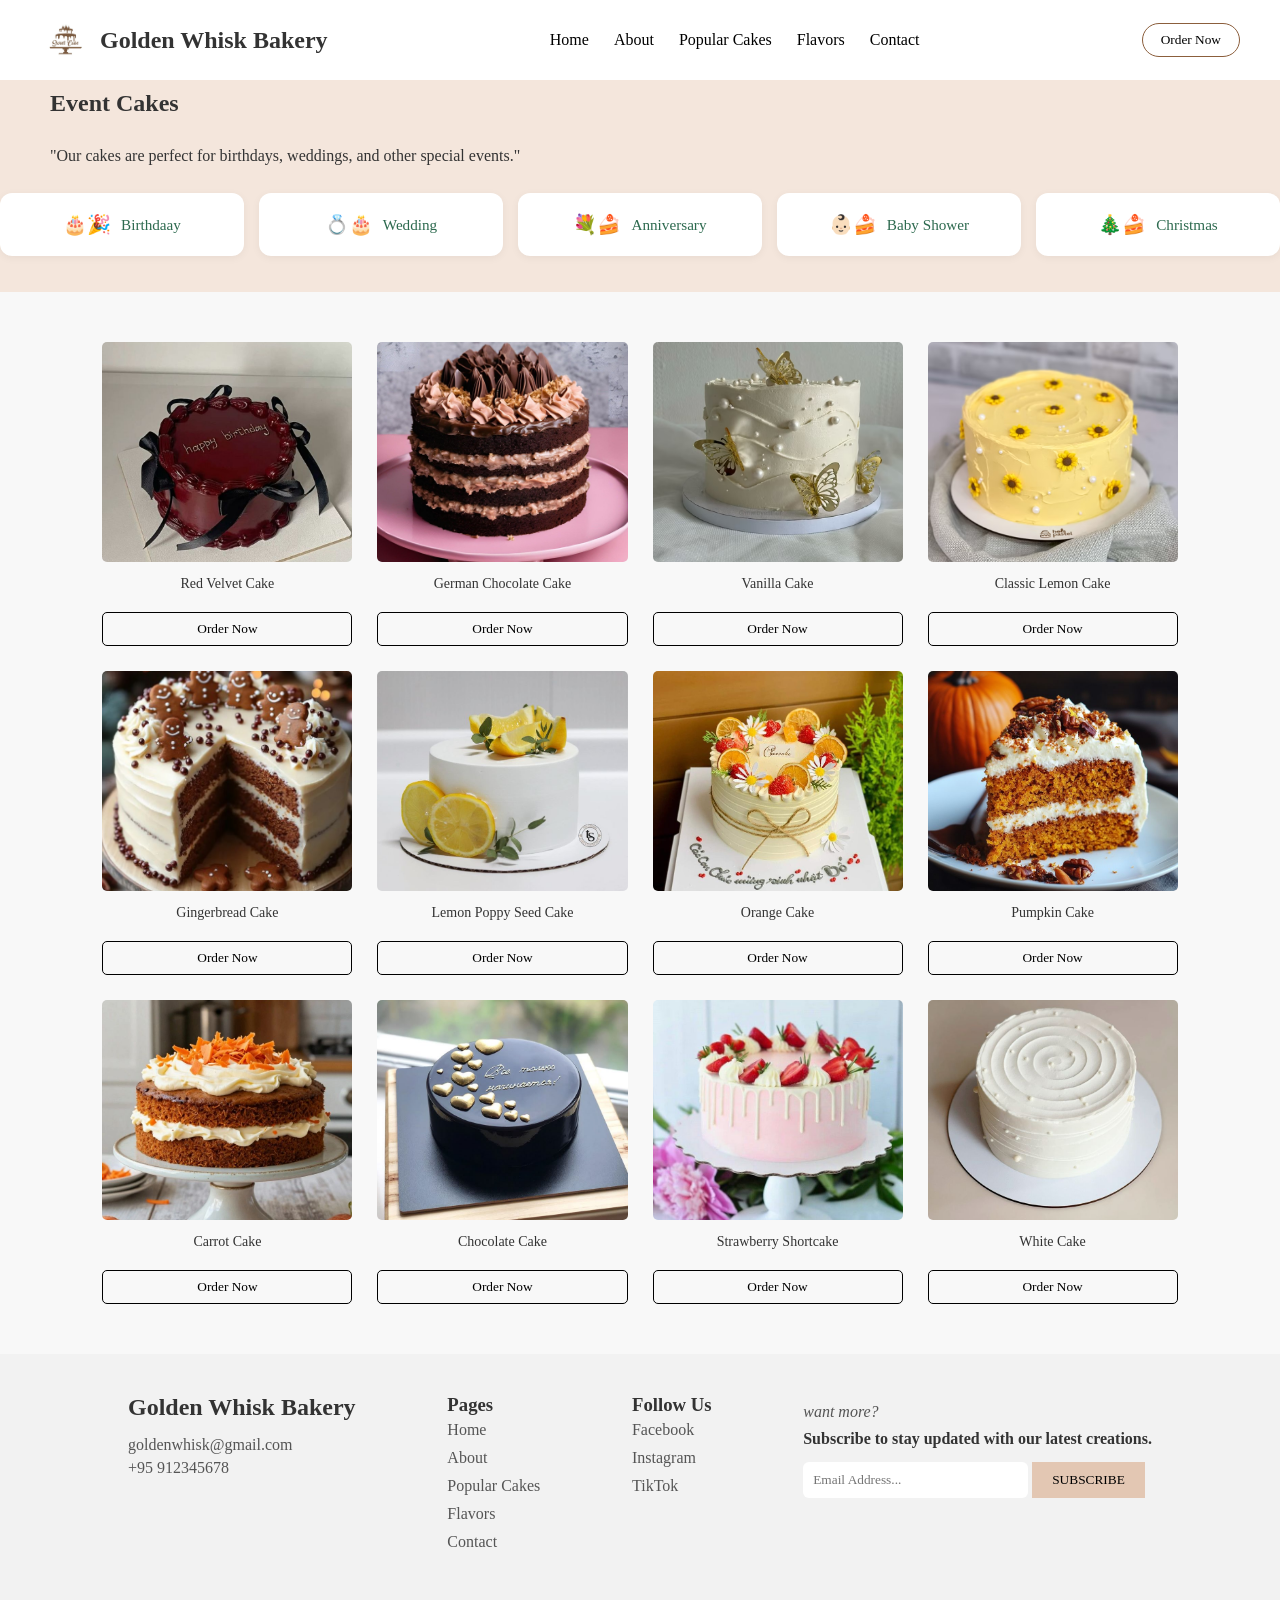
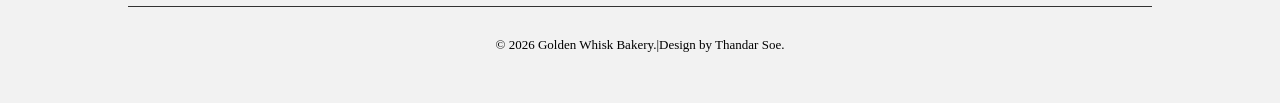
<file: cakes.html>
<!DOCTYPE html>
<html lang="en">
<head>
    <meta charset="UTF-8">
    <meta name="description" content="Indulge in the finest creations from Golden Whisk Bakery. Explore our popular custom birthday cakes, elegant wedding cakes, and delicious daily treats.">
    <meta name="keywords" content="Golden Whisk Bakery, Birthday Cakes, Wedding Cakes, Custom Cakes, Premium Bakery, Pastries">
    <title>Our Cakes - Golden Whisk Bakery</title>
    <link rel="stylesheet" href="style.css">
    <link rel="icon" href="cake logo (1).png">
</head>
<body>
<header>
    <nav>
        <div class="logo">
        <img src="offical logo.png" alt="logo">
            Golden Whisk Bakery</div>
        <ul>
            <li><a href="index.html">Home</a></li>
            <li><a href="about.html">About</a></li>
            <li><a href="cakes.html">Popular Cakes</a></li>
            <li><a href="flavors.html">Flavors</a></li>
            <li><a href="contact.html">Contact</a></li>
        </ul>
        <a href="ordernow.html"><button class="outline-btn">Order Now</button></a>
    </nav>
</header>

<section class="featured-categories container">        
        <div class="section-header">
            <h2>Event Cakes</h2>
        </div>
        <p>"Our cakes are perfect for birthdays, weddings, and other special events."</p><br>
    <div class="category-grid">
        <a href="birthday.html" class="category-card">
            <div class="card-icon">🎂🎉</div> 
            <span class="category-name">Birthdaay</span>
        </a>

        <a href="wedding.html" class="category-card">
            <div class="card-icon">💍🎂</div>
            <span class="category-name">Wedding</span>
        </a>

        <a href="anniversary.html" class="category-card">
            <div class="card-icon">💐🍰</div>
            <span class="category-name">Anniversary </span>
        </a>

        <a href="babyshower.html" class="category-card">
            <div class="card-icon">👶🏻🍰</div>
            <span class="category-name">Baby Shower</span>
        </a>

        <a href="christmas.html" class="category-card">
            <div class="card-icon">🎄🍰</div>
            <span class="category-name">Christmas</span>
        </a>
    </div>
</section>
<br><br>
<section class="cake-gallery">

    <div class="cake-item">
        <img src="red (5).jpg" alt="Red Velvet Cake">
        <p>Red Velvet Cake</p>
        <a href="ordernow.html"><button class="btn-add">Order Now</button></a>
    </div>

    <div class="cake-item">
        <img src="German Chocolate Cake2.jpg" alt="German Chocolate Cake">
        <p>German Chocolate Cake</p>
        <a href="ordernow.html"><button class="btn-add">Order Now</button></a>
    </div>

    <div class="cake-item">
        <img src="Vanilla (4).avif" alt="Vanilla Cake">
        <p>Vanilla Cake</p>
        <a href="ordernow.html"><button class="btn-add">Order Now</button></a>
    </div>

    <div class="cake-item">
        <img src="lemon (2).avif" alt="Lemon Cake">
        <p>Classic Lemon Cake</p>
        <a href="ordernow.html"><button class="btn-add">Order Now</button></a>
    </div>

    <div class="cake-item">
        <img src="Gingerbread Cake.jpg" alt="Gingerbread Cake">
        <p>Gingerbread Cake</p>
        <a href="ordernow.html"><button class="btn-add">Order Now</button></a>
    </div>

    <div class="cake-item">
        <img src="Lemon Poppy Seed Cake.jpg" alt="Lemon Poppy Seed Cake">
        <p>Lemon Poppy Seed Cake</p>
        <a href="ordernow.html"><button class="btn-add">Order Now</button></a>
    </div>

    <div class="cake-item">
        <img src="orange.jpg" alt="Orange Cake">
        <p>Orange Cake</p>
        <a href="ordernow.html"><button class="btn-add">Order Now</button></a>
    </div>

    <div class="cake-item">
        <img src="Pumpkin Cake Recipe.jpg" alt="Pumpkin Cake Recipe">
        <p>Pumpkin Cake</p>
        <a href="ordernow.html"><button class="btn-add">Order Now</button></a>
    </div>

    <div class="cake-item">
        <img src="carrot.jpg" alt="Carrot Cake">
        <p>Carrot Cake</p>
        <a href="ordernow.html"><button class="btn-add">Order Now</button></a>
    </div>

    <div class="cake-item">
        <img src="chocolate (2).jpg" alt="Chocolate Cak">
        <p>Chocolate Cake</p>
        <a href="ordernow.html"><button class="btn-add">Order Now</button></a>
    </div>

    <div class="cake-item">
        <img src="strawberry 3.jpg" alt="Strawberry Shortcake">
        <p>Strawberry Shortcake</p>
        <a href="ordernow.html"><button class="btn-add">Order Now</button></a>
    </div>

    <div class="cake-item">
        <img src="White Cake.jpg" alt="White Cake">
        <p>White Cake</p>
        <a href="ordernow.html"><button class="btn-add">Order Now</button></a>
    </div>

</section>

<!-- FOOTER -->
<footer class="footer">

    <div class="footer-container">

        <div class="footer-box">
            <h2>Golden Whisk Bakery</h2>
            <p>goldenwhisk@gmail.com</p>
            <p>+95 912345678</p><br><br>
        </div>

        <div class="footer-box">
            <h3>Pages</h3>
            <a href="index.html"><p>Home</p></a>
            <a href="about.html"><p>About</p></a>
            <a href="cakes.html"><p>Popular Cakes</p></a>
            <a href="flavors.html"><p>Flavors</p></a>
            <a href="contact.html"><p>Contact</p></a>
        </div>

        <div class="footer-box">
            <h3>Follow Us</h3>
            <a href="https://www.facebook.com/soet95132?mibextid=ZbWKwL"><p>Facebook</p></a>
            <a href="https://www.instagram.com/soet95132?igsh=aTdlaHZ2dzA5MnQx"><p>Instagram</p></a>
            <a href="https://www.tiktok.com/@thandarsoe1088?_r=1&_t=ZS-957aoNJFtmy"><p>TikTok</p></a>
        </div>
        <!-- TOP SUBSCRIBE BAR -->
        <div class="sub-form">
            <form action="#confirm-box">
            <p>want more?</p>
            <h4>Subscribe to stay updated with our latest creations.</h4>
            <input type="email" placeholder="Email Address..." required>
            <button type="submit" class="order-btn">SUBSCRIBE</button>
            </form>
        </div>
    </div>
    
    <div class="footer-bottom"><p>© 2026 Golden Whisk Bakery.|Design by Thandar Soe.</p>
    </div>

</footer>

    <div id="confirm-box" class="modal-overlay">
    <div class="modal-content">
        <h3>Successful</h3>
        <a href="#" class="close-btn">OK</a>
    </div>
</div>


</body>
</html>
</file>
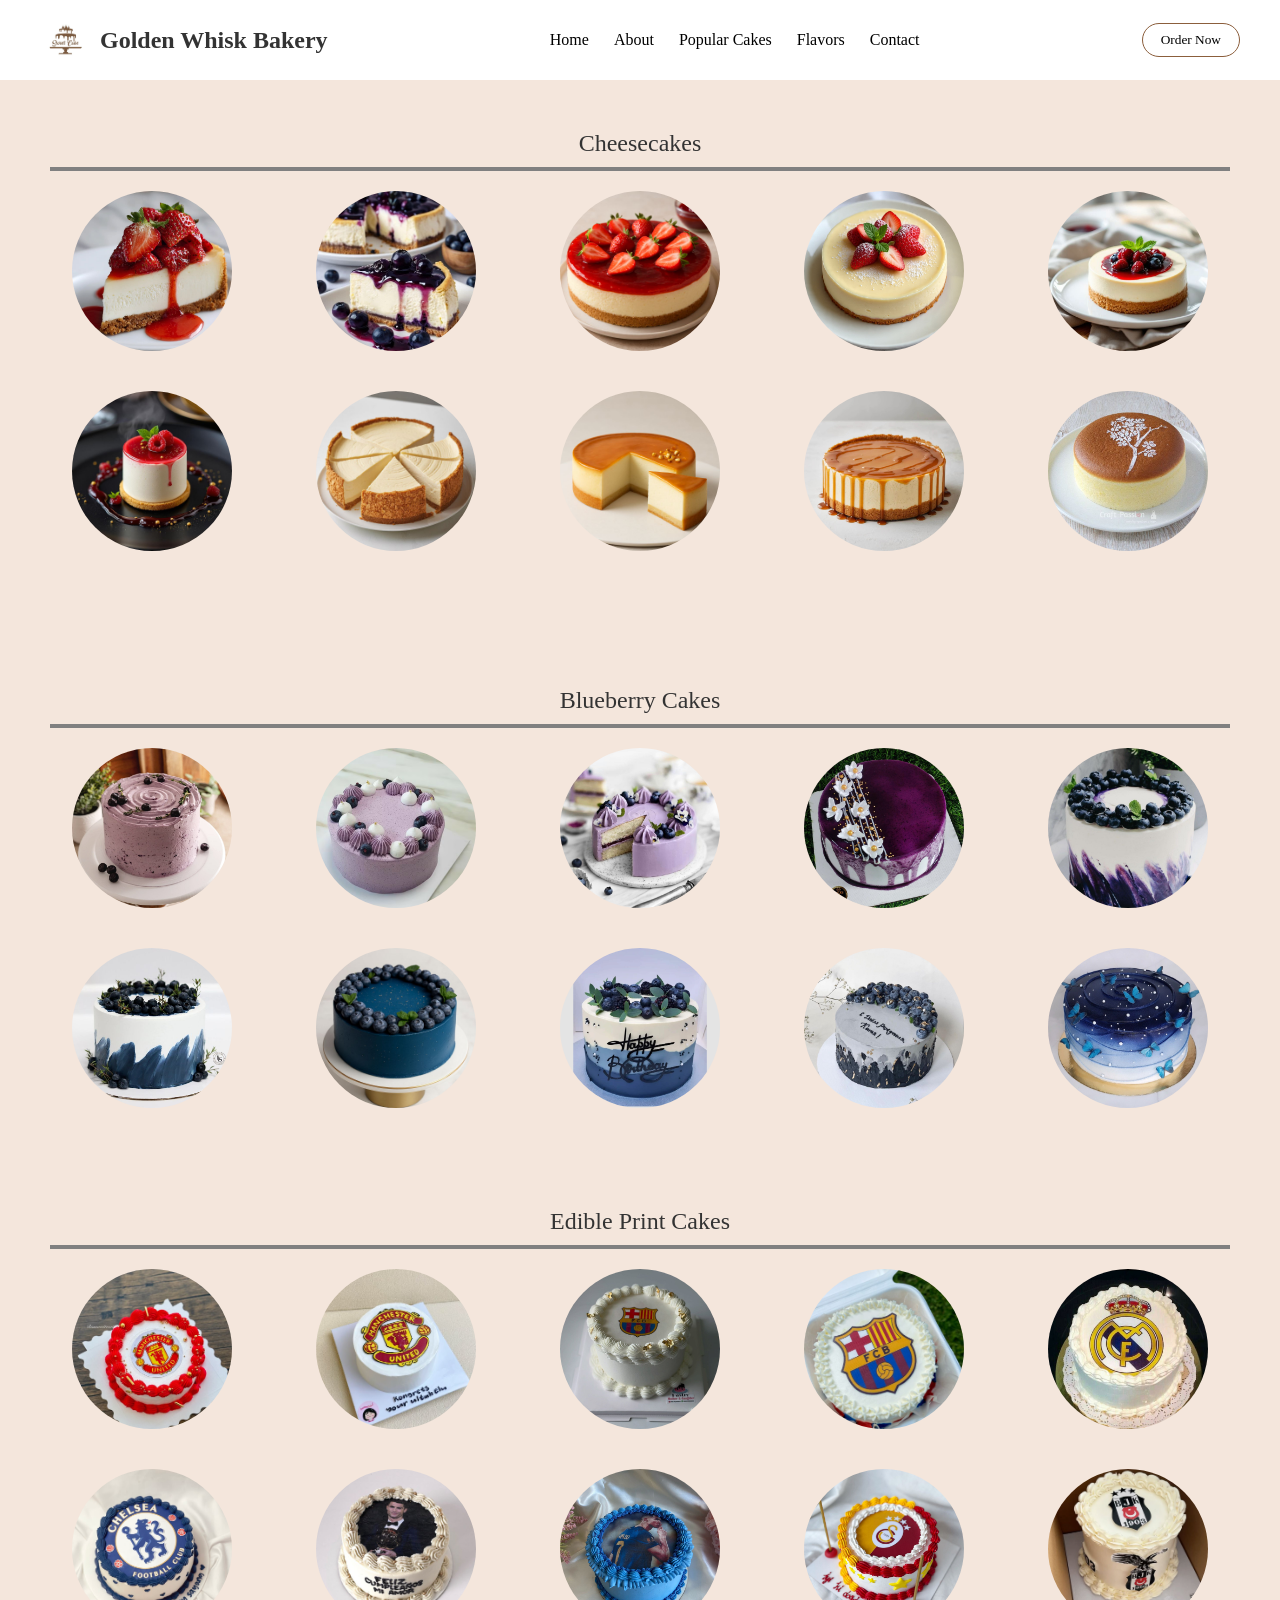
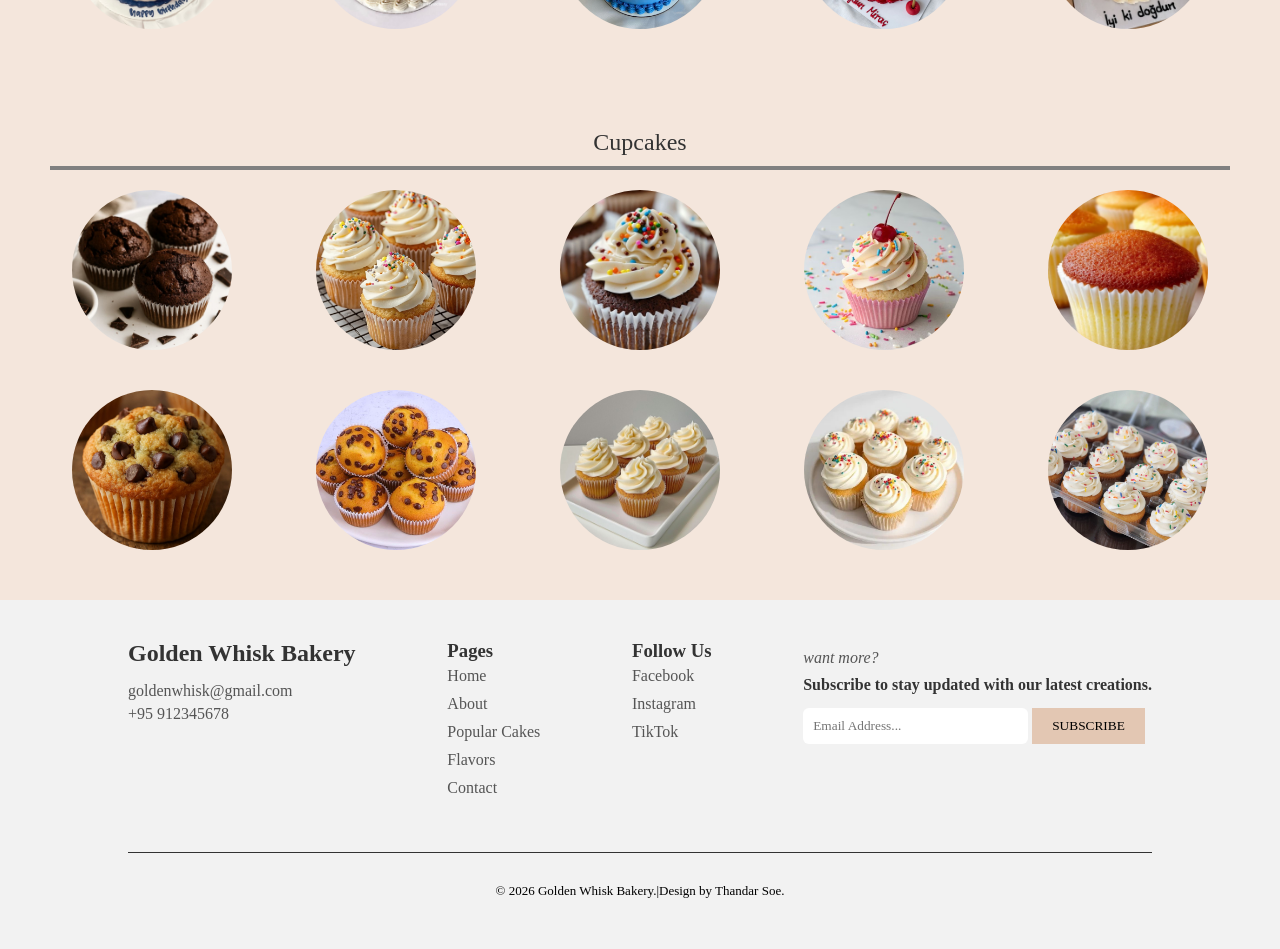
<file: cheese.html>
<!DOCTYPE html>
<html lang="en">
<head>
    <meta charset="UTF-8">
    <meta name="description" content="Indulge in the finest creations from Golden Whisk Bakery. Explore our popular custom birthday cakes, elegant wedding cakes, and delicious daily treats.">
    <meta name="keywords" content="Golden Whisk Bakery, Birthday Cakes, Wedding Cakes, Custom Cakes, Premium Bakery, Pastries">
    <title>Golden Whisk Bakery</title>
    <link rel="stylesheet" href="style.css">
    <link rel="icon" href="cake logo (1).png">
</head>
<body>
<!-- ===== NAVBAR ===== -->
<header>
    <nav>
        <div class="logo">
        <img src="offical logo.png" alt="logo">
            Golden Whisk Bakery</div>
        <ul>
            <li><a href="index.html">Home</a></li>
            <li><a href="about.html">About</a></li>
            <li><a href="cakes.html">Popular Cakes</a></li>
            <li><a href="flavors.html">Flavors</a></li>
            <li><a href="contact.html">Contact</a></li>
        </ul>
        <a href="ordernow.html"><button class="outline-btn">Order Now</button></a>
    </nav>
</header>

<!-- Section 1 -->
<div class="section">
    <div class="section-title" id="cheese">Cheesecakes</div>
    <div class="divider"></div>

    <div class="image-grid">
        <div class="image-item"><img src="c1.jpg" alt="Cheesecake"></div>
        <div class="image-item"><img src="c2.jpg" alt="Cheesecake"></div>
        <div class="image-item"><img src="c3.jpg" alt="Cheesecake"></div>
        <div class="image-item"><img src="c4.jpg" alt="Cheesecake"></div>
        <div class="image-item"><img src="c5.jpg" alt="Cheesecake"></div>
        <div class="image-item"><img src="c6.jpg" alt="Cheesecake"></div>
        <div class="image-item"><img src="c7.jpg" alt="Cheesecake"></div>
        <div class="image-item"><img src="c8.jpg" alt="Cheesecake"></div>
        <div class="image-item"><img src="c9.jpg" alt="Cheesecake"></div>
        <div class="image-item"><img src="c10.jpg" alt="Cheesecake"></div>
    </div>
</div>

<br><br>

<!-- Section 2 -->
<div class="section">
    <div class="section-title" id="blueberry">Blueberry Cakes</div>
    <div class="divider"></div>

    <div class="image-grid">
        <div class="image-item"><img src="b1.jpg" alt="Blueberrycakes"></div>
        <div class="image-item"><img src="b2.avf" alt="Blueberrycakes"></div>
        <div class="image-item"><img src="b3.jpg" alt="Blueberrycakes"></div>
        <div class="image-item"><img src="b4.jpg" alt="Blueberrycakes"></div>
        <div class="image-item"><img src="b5.jpg" alt="Blueberrycakes"></div>
        <div class="image-item"><img src="b6.jpg" alt="Blueberrycakes"></div>
        <div class="image-item"><img src="b7.jpg" alt="Blueberrycakes"></div>
        <div class="image-item"><img src="b8.png" alt="Blueberrycakes"></div>
        <div class="image-item"><img src="b9.jpg" alt="Blueberrycakes"></div>
        <div class="image-item"><img src="b10.jpg" alt="Blueberrycakes"></div>
    </div>
</div>

<!-- Section 3 -->
<div class="section">
    <div class="section-title" id="Edible">Edible Print Cakes</div>
    <div class="divider"></div>

    <div class="image-grid">
        <div class="image-item"><img src="e1.jpg" alt="Edible Print Cake"></div>
        <div class="image-item"><img src="e2.jpg" alt="Edible Print Cake"></div>
        <div class="image-item"><img src="e3.jpg" alt="Edible Print Cake"></div>
        <div class="image-item"><img src="e4.jpg" alt="Edible Print Cake"></div>
        <div class="image-item"><img src="e5.jpg" alt="Edible Print Cake"></div>
        <div class="image-item"><img src="e6.jpg" alt="Edible Print Cake"></div>
        <div class="image-item"><img src="e7.jpg" alt="Edible Print Cake"></div>
        <div class="image-item"><img src="e8.jpg" alt="Edible Print Cake"></div>
        <div class="image-item"><img src="e9.jpg" alt="Edible Print Cake"></div>
        <div class="image-item"><img src="e10.jpg" alt="Edible Print Cake"></div>
    </div>
</div>

<!-- Section 4 -->
<div class="section" name="cc">
    <div class="section-title" id="cupcake">Cupcakes</div>
    <div class="divider"></div>

    <div class="image-grid">
        <div class="image-item"><img src="cc1.jpg" alt="Cupcake"></div>
        <div class="image-item"><img src="cc2.avf" alt="Cupcake"></div>
        <div class="image-item"><img src="cc3.jpg" alt="Cupcake"></div>
        <div class="image-item"><img src="cc4.avf" alt="Cupcake"></div>
        <div class="image-item"><img src="cc5.jpg" alt="Cupcake"></div>
        <div class="image-item"><img src="cc6.jpg" alt="Cupcake"></div>
        <div class="image-item"><img src="cc7.jpg" alt="Cupcake"></div>
        <div class="image-item"><img src="cc8.jpg" alt="Cupcake"></div>
        <div class="image-item"><img src="cc9.jpg" alt="Cupcake"></div>
        <div class="image-item"><img src="cc10.jpg" alt="Cupcake"></div>
    </div>
</div>

<!-- FOOTER -->
<footer class="footer">

    <div class="footer-container">

        <div class="footer-box">
            <h2>Golden Whisk Bakery</h2>
            <p>goldenwhisk@gmail.com</p>
            <p>+95 912345678</p><br><br>
        </div>

        <div class="footer-box">
            <h3>Pages</h3>
            <a href="index.html"><p>Home</p></a>
            <a href="about.html"><p>About</p></a>
            <a href="cakes.html"><p>Popular Cakes</p></a>
            <a href="flavors.html"><p>Flavors</p></a>
            <a href="contact.html"><p>Contact</p></a>
        </div>

        <div class="footer-box">
            <h3>Follow Us</h3>
            <a href="https://www.facebook.com/soet95132?mibextid=ZbWKwL"><p>Facebook</p></a>
            <a href="https://www.instagram.com/soet95132?igsh=aTdlaHZ2dzA5MnQx"><p>Instagram</p></a>
            <a href="https://www.tiktok.com/@thandarsoe1088?_r=1&_t=ZS-957aoNJFtmy"><p>TikTok</p></a>
        </div>
        <!-- TOP SUBSCRIBE BAR -->
        <div class="sub-form">
            <form action="#confirm-box">
            <p>want more?</p>
            <h4>Subscribe to stay updated with our latest creations.</h4>
            <input type="email" placeholder="Email Address..." required>
            <button type="submit" class="order-btn">SUBSCRIBE</button>
            </form>
        </div>
    </div>
    
    <div class="footer-bottom"><p>© 2026 Golden Whisk Bakery.|Design by Thandar Soe.</p>
    </div>

</footer>

    <div id="confirm-box" class="modal-overlay">
    <div class="modal-content">
        <h3>Successful</h3>
        <a href="#" class="close-btn">OK</a>
    </div>
</div>


</body>
</html>
</file>
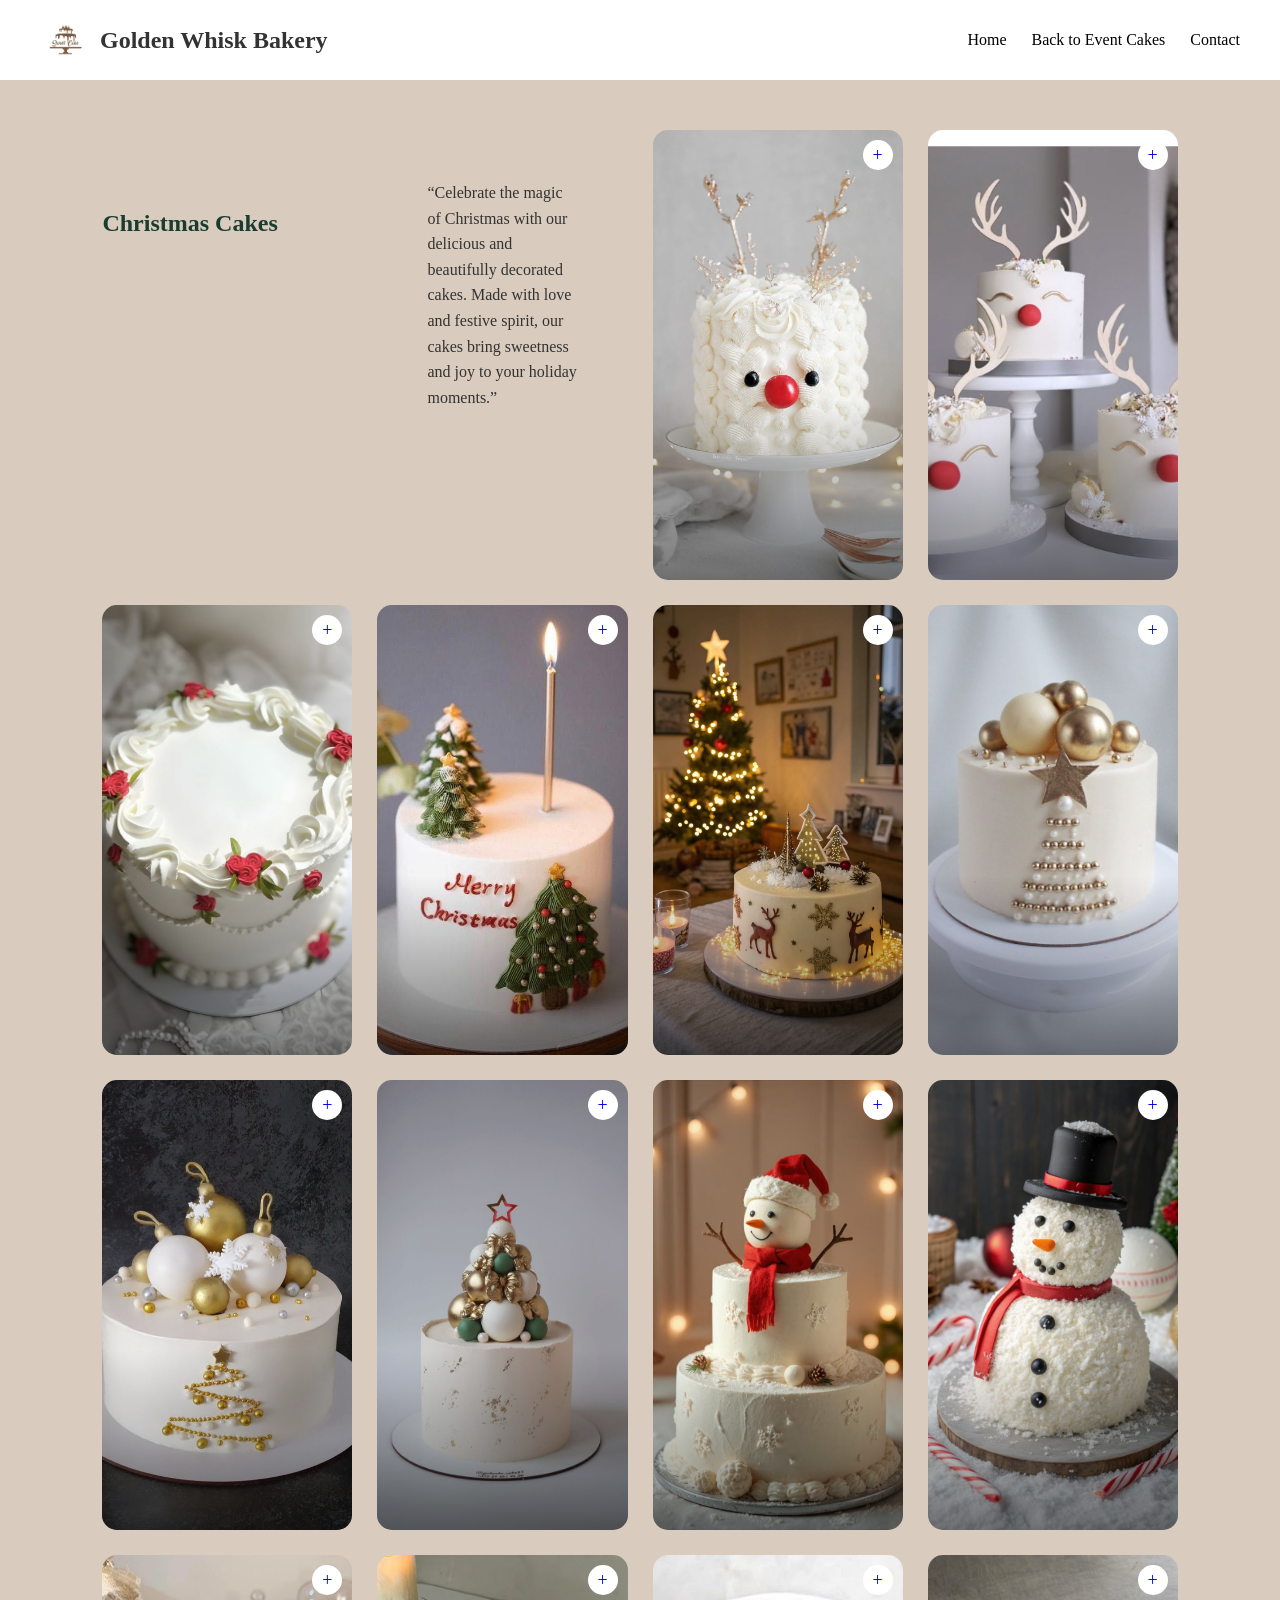
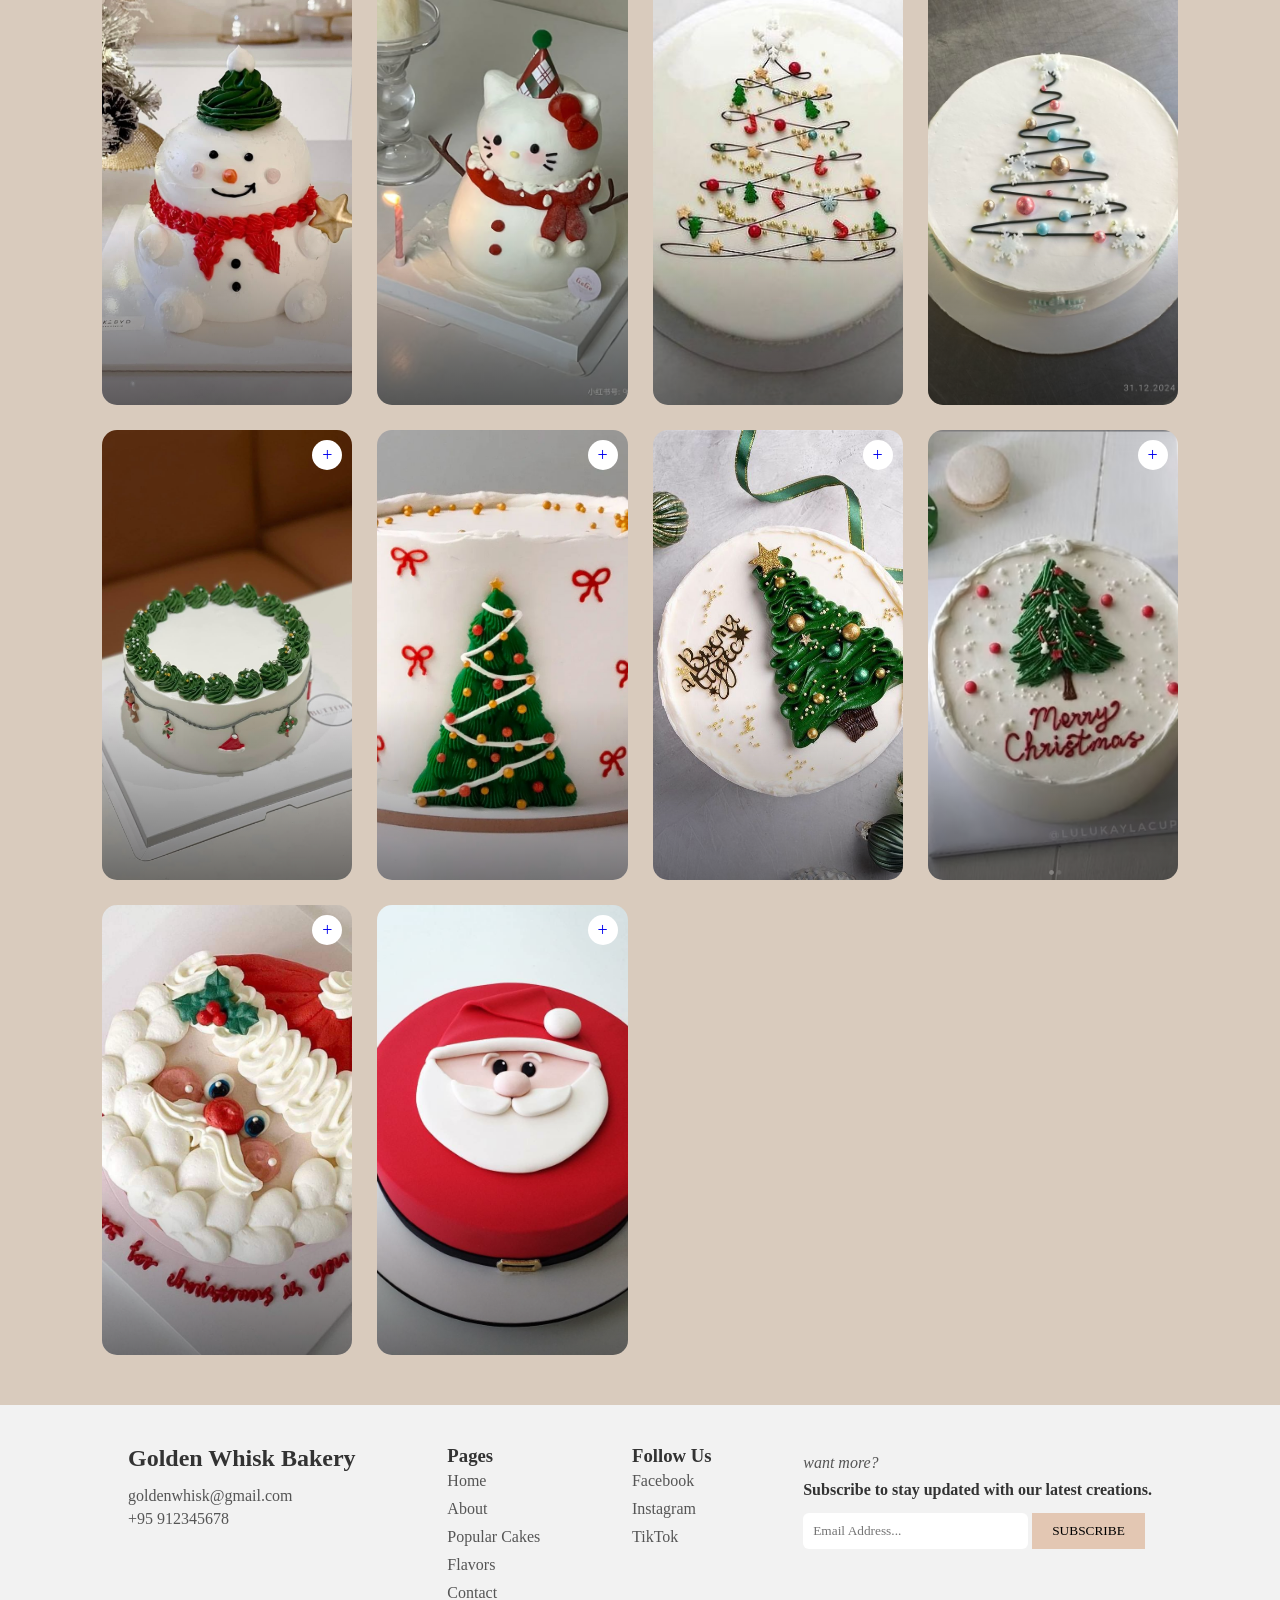
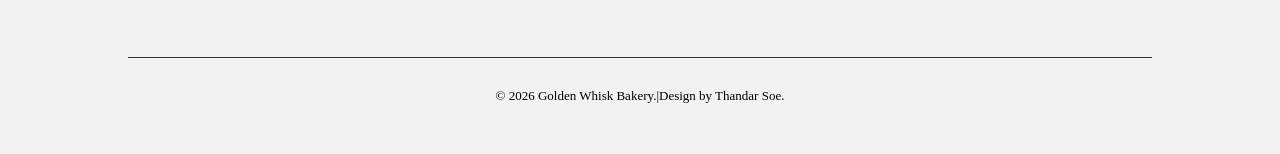
<file: christmas.html>
<!DOCTYPE html>
<html>
<head>
    <meta charset="UTF-8">
    <meta name="description" content="Indulge in the finest creations from Golden Whisk Bakery. Explore our popular custom birthday cakes, elegant wedding cakes, and delicious daily treats.">
    <meta name="keywords" content="Golden Whisk Bakery, Birthday Cakes, Wedding Cakes, Custom Cakes, Premium Bakery, Pastries">
    <title>Lemon Cakes - Golden Whisk Bakery</title>
    <link rel="stylesheet" href="style.css">
    <link rel="icon" href="cake logo (1).png">
</head>
<body>

<header>
    <nav>
        <div class="logo">
        <img src="offical logo.png" alt="logo">
            Golden Whisk Bakery</div>
        <ul>
            <li><a href="index.html">Home</a></li>
            <li><a href="cakes.html">Back to Event Cakes</a></li>
            <li><a href="contact.html">Contact</a></li>
        </ul>
    </nav>
</header>

<section class="modern-gallery">
        <h2>Christmas Cakes</h2>
        <p class="subtitle">“Celebrate the magic of Christmas with our delicious and beautifully decorated cakes. Made with love and festive spirit, our cakes bring sweetness and joy to your holiday moments.”</p>

    <div class="gallery-card">
        <img src="chri 1.jpg" alt="cake">
        <div class="overlay"></div>
        <div class="plus"><a href="cakes.html">+</a></div>
    </div>

    <div class="gallery-card">
        <img src="chri 2.jpg" alt="cake">
        <div class="overlay"></div>
        <div class="plus"><a href="cakes.html">+</a></div>
    </div>

    <div class="gallery-card">
        <img src="chri 3.jpg" alt="cake">
        <div class="overlay"></div>
        <div class="plus"><a href="cakes.html">+</a></div>
    </div>

    <div class="gallery-card">
        <img src="chri 4.jpg" alt="cake">
        <div class="overlay"></div>
        <div class="plus"><a href="cakes.html">+</a></div>
    </div>

    <div class="gallery-card">
        <img src="chri 5.jpg" alt="cake">
        <div class="overlay"></div>
        <div class="plus"><a href="cakes.html">+</a></div>
    </div>

    <div class="gallery-card">
        <img src="chri 6.jpg" alt="cake">
        <div class="overlay"></div>
        <div class="plus"><a href="cakes.html">+</a></div>
    </div>

    <div class="gallery-card">
        <img src="chri 7.jpg" alt="cake">
        <div class="overlay"></div>
        <div class="plus"><a href="cakes.html">+</a></div>
    </div>

    <div class="gallery-card">
        <img src="chri 8.jpg" alt="cake">
        <div class="overlay"></div>
        <div class="plus"><a href="cakes.html">+</a></div>
    </div>

    <div class="gallery-card">
        <img src="chri 9.avf" alt="cake">
        <div class="overlay"></div>
        <div class="plus"><a href="cakes.html">+</a></div>
    </div>

    <div class="gallery-card">
        <img src="chri 10.jpg" alt="cake">
        <div class="overlay"></div>
        <div class="plus"><a href="cakes.html">+</a></div>
    </div>

    <div class="gallery-card">
        <img src="chri 11.jpg" alt="cake">
        <div class="overlay"></div>
        <div class="plus"><a href="cakes.html">+</a></div>
    </div>

    <div class="gallery-card">
        <img src="chri 12.jpg" alt="cake">
        <div class="overlay"></div>
        <div class="plus"><a href="cakes.html">+</a></div>
    </div>

    <div class="gallery-card">
        <img src="chri 13.jpg" alt="cake">
        <div class="overlay"></div>
        <div class="plus"><a href="cakes.html">+</a></div>
    </div>

    <div class="gallery-card">
        <img src="chri 14.jpg" alt="cake">
        <div class="overlay"></div>
        <div class="plus"><a href="cakes.html">+</a></div>
    </div>

    <div class="gallery-card">
        <img src="chri 15.jpg" alt="cake">
        <div class="overlay"></div>
        <div class="plus"><a href="cakes.html">+</a></div>
    </div>

    <div class="gallery-card">
        <img src="chri 16.jpg" alt="cake">
        <div class="overlay"></div>
        <div class="plus"><a href="cakes.html">+</a></div>
    </div>

    <div class="gallery-card">
        <img src="chri 17.jpg" alt="cake">
        <div class="overlay"></div>
        <div class="plus"><a href="cakes.html">+</a></div>
    </div>

    <div class="gallery-card">
        <img src="chri 18.avf" alt="cake">
        <div class="overlay"></div>
        <div class="plus"><a href="cakes.html">+</a></div>
    </div>

    <div class="gallery-card">
        <img src="chri 19.jpg" alt="cake">
        <div class="overlay"></div>
        <div class="plus"><a href="cakes.html">+</a></div>
    </div>

    <div class="gallery-card">
        <img src="chri 20.jpg" alt="cake">
        <div class="overlay"></div>
        <div class="plus"><a href="cakes.html">+</a></div>
    </div>
</section>

<!-- FOOTER -->
<footer class="footer">

    <div class="footer-container">

        <div class="footer-box">
            <h2>Golden Whisk Bakery</h2>
            <p>goldenwhisk@gmail.com</p>
            <p>+95 912345678</p><br><br>
        </div>

        <div class="footer-box">
            <h3>Pages</h3>
            <a href="index.html"><p>Home</p></a>
            <a href="about.html"><p>About</p></a>
            <a href="cakes.html"><p>Popular Cakes</p></a>
            <a href="flavors.html"><p>Flavors</p></a>
            <a href="contact.html"><p>Contact</p></a>
        </div>

        <div class="footer-box">
            <h3>Follow Us</h3>
            <a href="https://www.facebook.com/soet95132?mibextid=ZbWKwL"><p>Facebook</p></a>
            <a href="https://www.instagram.com/soet95132?igsh=aTdlaHZ2dzA5MnQx"><p>Instagram</p></a>
            <a href="https://www.tiktok.com/@thandarsoe1088?_r=1&_t=ZS-957aoNJFtmy"><p>TikTok</p></a>
        </div>
        <!-- TOP SUBSCRIBE BAR -->
        <div class="sub-form">
            <form action="#confirm-box">
            <p>want more?</p>
            <h4>Subscribe to stay updated with our latest creations.</h4>
            <input type="email" placeholder="Email Address..." required>
            <button type="submit" class="order-btn">SUBSCRIBE</button>
            </form>
        </div>
    </div>
    
    <div class="footer-bottom"><p>© 2026 Golden Whisk Bakery.|Design by Thandar Soe.</p>
    </div>

</footer>

    <div id="confirm-box" class="modal-overlay">
    <div class="modal-content">
        <h3>Successful</h3>
        <a href="#" class="close-btn">OK</a>
    </div>
</div>



</body>
</html>
</file>
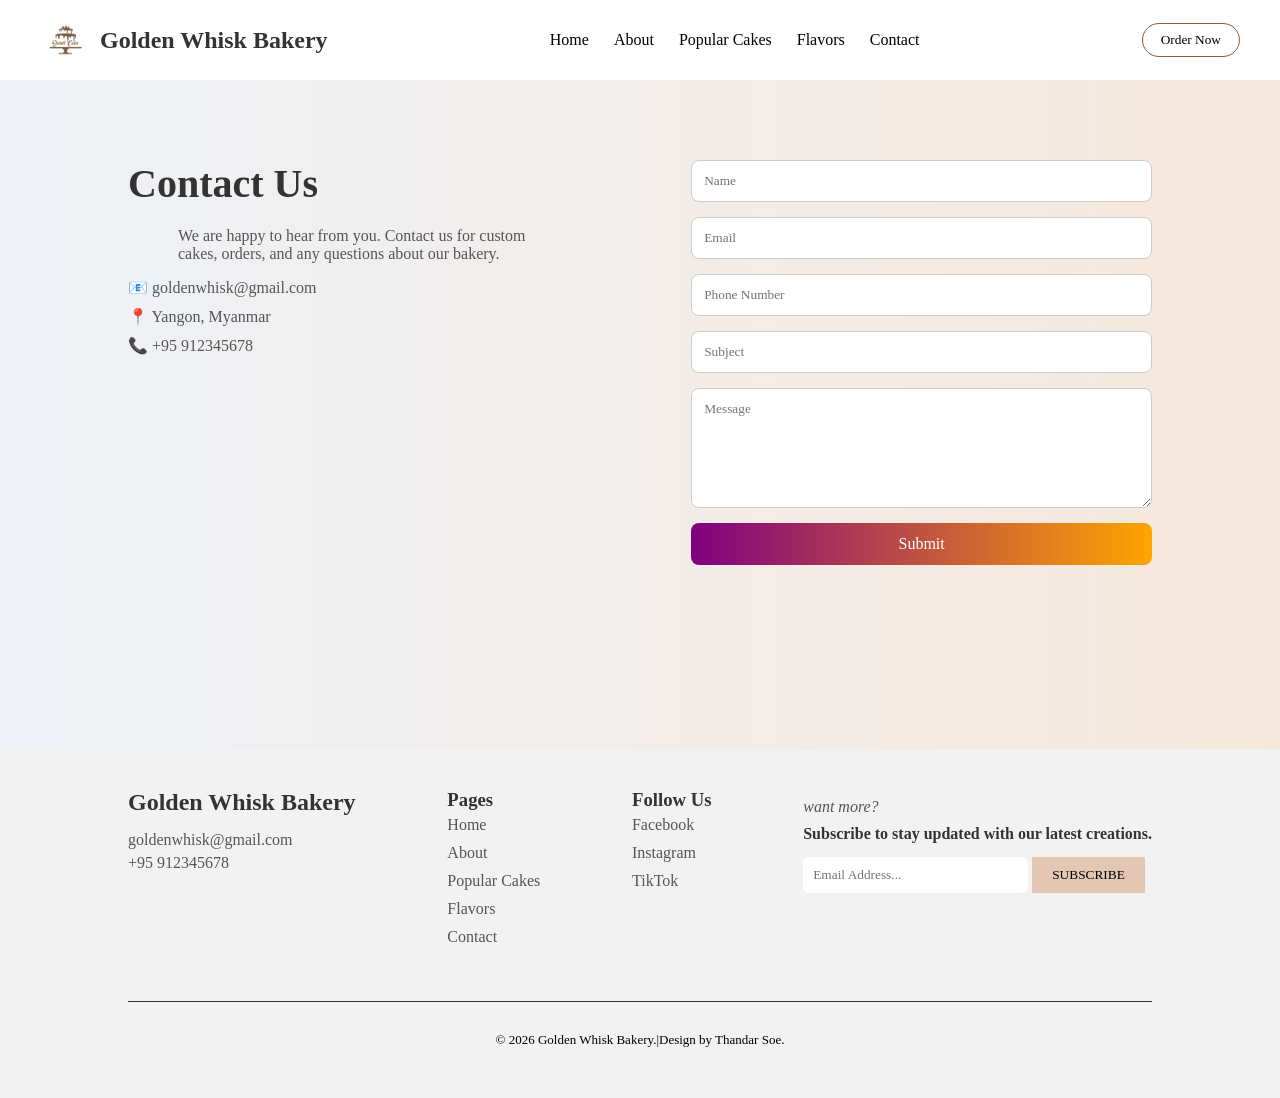
<file: contact.html>
<!DOCTYPE html>
<html lang="en">
<head>
    <meta charset="UTF-8">
    <meta name="description" content="Indulge in the finest creations from Golden Whisk Bakery. Explore our popular custom birthday cakes, elegant wedding cakes, and delicious daily treats.">
    <meta name="keywords" content="Golden Whisk Bakery, Birthday Cakes, Wedding Cakes, Custom Cakes, Premium Bakery, Pastries">
    <title>Contact - Golden Whisk Bakery</title>
    <link rel="stylesheet" href="style.css">
    <link rel="icon" href="cake logo (1).png">
</head>
<body>

<header>
    <nav>
        <div class="logo">
        <img src="offical logo.png" alt="logo">
            Golden Whisk Bakery</div>
        <ul>
            <li><a href="index.html">Home</a></li>
            <li><a href="about.html">About</a></li>
            <li><a href="cakes.html">Popular Cakes</a></li>
            <li><a href="flavors.html">Flavors</a></li>
            <li><a href="contact.html">Contact</a></li>
        </ul>
        <a href="ordernow.html"><button class="outline-btn">Order Now</button></a>
    </nav>
</header>

<section class="contact-section">

    <!-- LEFT SIDE -->
    <div class="contact-info">
        <h1>Contact Us</h1>
        <p>
            We are happy to hear from you. Contact us for custom cakes,
            orders, and any questions about our bakery.
        </p>

        <div class="info-box">
            <p>📧 goldenwhisk@gmail.com</p>
            <p>📍 Yangon, Myanmar</p>
            <p>📞 +95 912345678</p>
        </div>

        <div class="map-container">
            <iframe src="https://www.google.com/maps/embed?pb=!1m18!1m12!1m3!1d11742.341593230054!2d98.1936042258898!3d14.083939850180757!2m3!1f0!2f0!3f0!3m2!1i1024!2i768!4f13.1!3m3!1m2!1s0x30e50bc719b6f191%3A0xa7c45ea8fdf2bb4a!2sDawei!5e0!3m2!1sen!2smm!4v1774854620345!5m2!1sen!2smm" width="400" height="300" style="border:0;" allowfullscreen="" loading="lazy" referrerpolicy="no-referrer-when-downgrade">
            </iframe>   
        </div>
    </div>

    <!-- RIGHT SIDE FORM -->
    <div class="contact-form">
        <form action="#sub-box">
            <input type="text" placeholder="Name" required>
            <input type="email" placeholder="Email" required>
            <input type="" placeholder="Phone Number">
            <input type="text" placeholder="Subject">
            <textarea placeholder="Message"></textarea>
            <button type="submit">Submit</button>
        </form>
        <div id="sub-box" class="modal-overlay">
        <div class="modal-content">
        <h3>Message Sent!</h3>
        <p>We've received your Message.</p>
        <a href="#" class="close-btn">OK</a>
        </div>
    </div>
</div>

</section>


<!-- FOOTER -->
<footer class="footer">

    <div class="footer-container">

        <div class="footer-box">
            <h2>Golden Whisk Bakery</h2>
            <p>goldenwhisk@gmail.com</p>
            <p>+95 912345678</p><br><br>
        </div>

        <div class="footer-box">
            <h3>Pages</h3>
            <a href="index.html"><p>Home</p></a>
            <a href="about.html"><p>About</p></a>
            <a href="cakes.html"><p>Popular Cakes</p></a>
            <a href="flavors.html"><p>Flavors</p></a>
            <a href="contact.html"><p>Contact</p></a>
        </div>

        <div class="footer-box">
            <h3>Follow Us</h3>
            <a href="https://www.facebook.com/soet95132?mibextid=ZbWKwL"><p>Facebook</p></a>
            <a href="https://www.instagram.com/soet95132?igsh=aTdlaHZ2dzA5MnQx"><p>Instagram</p></a>
            <a href="https://www.tiktok.com/@thandarsoe1088?_r=1&_t=ZS-957aoNJFtmy"><p>TikTok</p></a>
        </div>
        <!-- TOP SUBSCRIBE BAR -->
        <div class="sub-form">
            <form action="#confirm-box">
            <p>want more?</p>
            <h4>Subscribe to stay updated with our latest creations.</h4>
            <input type="email" placeholder="Email Address..." required>
            <button type="submit" class="order-btn">SUBSCRIBE</button>
            </form>
        </div>
    </div>
    
    <div class="footer-bottom"><p>© 2026 Golden Whisk Bakery.|Design by Thandar Soe.</p>
    </div>

</footer>

    <div id="confirm-box" class="modal-overlay">
    <div class="modal-content">
        <h3>Successful</h3>
        <a href="#" class="close-btn">OK</a>
    </div>
</div>

</body>
</html>
</file>
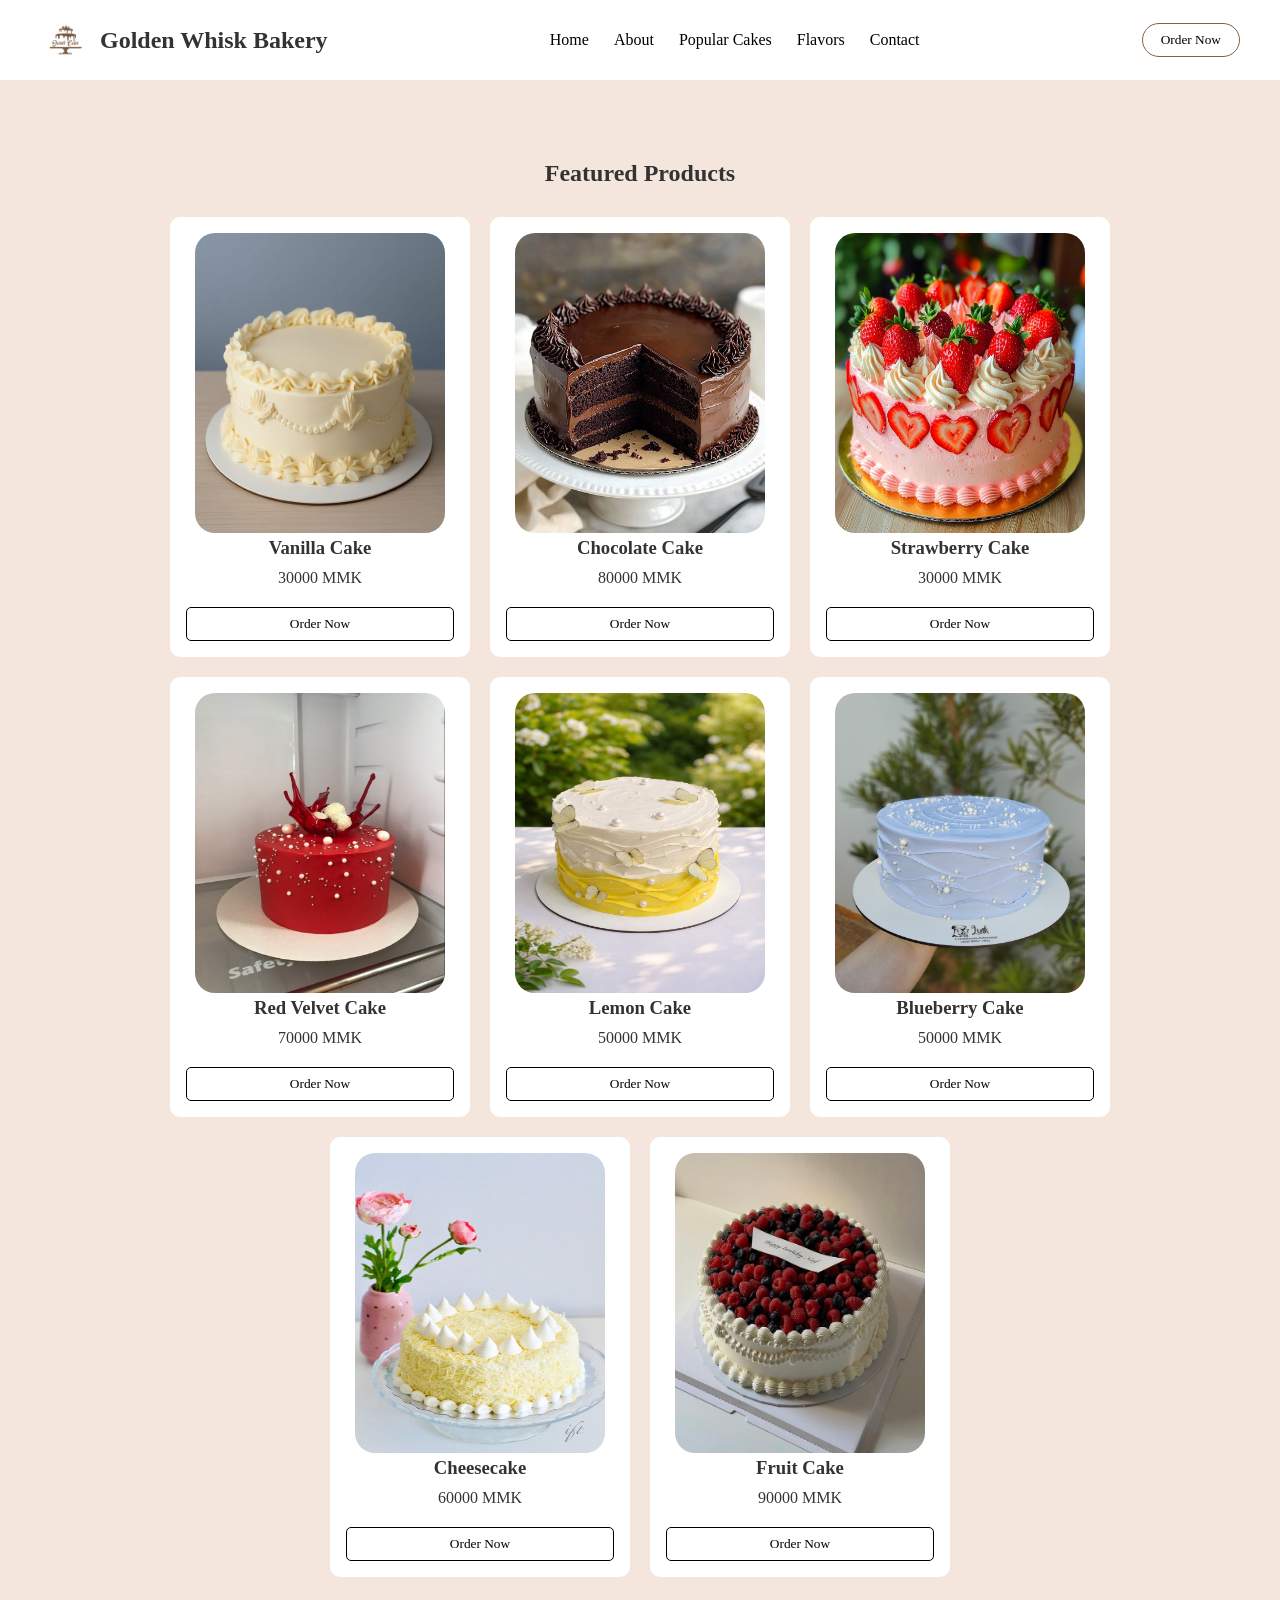
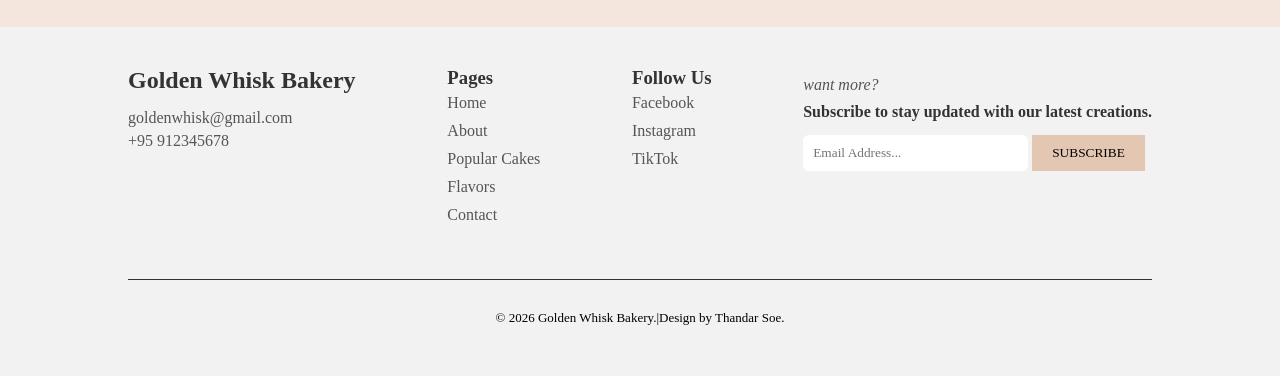
<file: flavors.html>
<!DOCTYPE html>
<html lang="en">
<head>
    <meta charset="UTF-8">
    <meta name="description" content="Indulge in the finest creations from Golden Whisk Bakery. Explore our popular custom birthday cakes, elegant wedding cakes, and delicious daily treats.">
    <meta name="keywords" content="Golden Whisk Bakery, Birthday Cakes, Wedding Cakes, Custom Cakes, Premium Bakery, Pastries">
    <title>Flavors - Golden Whisk Bakery</title>
    <link rel="stylesheet" href="style.css">
    <link rel="icon" href="cake logo (1).png">
</head> 
<body>

<header>
    <nav>
        <div class="logo">
        <img src="offical logo.png" alt="logo">
            Golden Whisk Bakery</div>
        <ul>
            <li><a href="index.html">Home</a></li>
            <li><a href="about.html">About</a></li>
            <li><a href="cakes.html">Popular Cakes</a></li>
            <li><a href="flavors.html">Flavors</a></li>
            <li><a href="contact.html">Contact</a></li>
        </ul>
        <a href="ordernow.html"><button class="outline-btn">Order Now</button></a>
    </nav>
</header>
  <!--Product List-->
        <section class="section">
            <h2>Featured Products</h2>
            <div class="product-grid">
                <div class="product-card">
                    <img src="va 1.jpg" alt="Product">
                    <h3>Vanilla Cake</h3>
                    <p class="price">30000 MMK</p>
                    <a href="ordernow.html"><button class="btn-add">Order Now</button></a>
                </div>
                <div class="product-card">
                    <img src="ccc.jpg" alt="Product">
                    <h3>Chocolate Cake</h3>
                    <p class="price">80000 MMK</p>
                    <a href="ordernow.html"><button class="btn-add">Order Now</button></a>
                </div>
                <div class="product-card">
                    <img src="strawberry 2.jpg" alt="Product">
                    <h3>Strawberry Cake</h3>
                    <p class="price">30000 MMK</p>
                    <a href="ordernow.html"><button class="btn-add">Order Now</button></a>
                </div>
                <div class="product-card">
                    <img src="red (1).jpg" alt="Product">
                    <h3>Red Velvet Cake</h3>
                    <p class="price">70000 MMK</p>
                    <a href="ordernow.html"><button class="btn-add">Order Now</button></a>
                </div>
                <div class="product-card">
                    <img src="lemon (1).jpg" alt="Product">
                    <h3>Lemon Cake</h3>
                    <p class="price">50000 MMK</p>
                    <a href="ordernow.html"><button class="btn-add">Order Now</button></a>
                </div>
                <div class="product-card">
                    <img src="blueberry  (1).jpg" alt="Product">
                    <h3>Blueberry Cake</h3>
                    <p class="price">50000 MMK</p>
                    <a href="ordernow.html"><button class="btn-add">Order Now</button></a>
                </div>
                <div class="product-card">
                    <img src="fiber cheese.jpg" alt="Product">
                    <h3>Cheesecake</h3>
                    <p class="price">60000 MMK</p>
                    <a href="ordernow.html"><button class="btn-add">Order Now</button></a>
                </div>
                <div class="product-card">
                    <img src="red and blue berry.jpg" alt="Product">
                    <h3>Fruit Cake</h3>
                    <p class="price">90000 MMK</p>
                    <a href="ordernow.html"><button class="btn-add">Order Now</button></a>
                </div>
            </div>
        </section>
        </main>
</div>

<!-- FOOTER -->
<footer class="footer">

    <div class="footer-container">

        <div class="footer-box">
            <h2>Golden Whisk Bakery</h2>
            <p>goldenwhisk@gmail.com</p>
            <p>+95 912345678</p><br><br>
        </div>

        <div class="footer-box">
            <h3>Pages</h3>
            <a href="index.html"><p>Home</p></a>
            <a href="about.html"><p>About</p></a>
            <a href="cakes.html"><p>Popular Cakes</p></a>
            <a href="flavors.html"><p>Flavors</p></a>
            <a href="contact.html"><p>Contact</p></a>
        </div>

        <div class="footer-box">
            <h3>Follow Us</h3>
            <a href="https://www.facebook.com/soet95132?mibextid=ZbWKwL"><p>Facebook</p></a>
            <a href="https://www.instagram.com/soet95132?igsh=aTdlaHZ2dzA5MnQx"><p>Instagram</p></a>
            <a href="https://www.tiktok.com/@thandarsoe1088?_r=1&_t=ZS-957aoNJFtmy"><p>TikTok</p></a>
        </div>
        <!-- TOP SUBSCRIBE BAR -->
        <div class="sub-form">
            <form action="#confirm-box">
            <p>want more?</p>
            <h4>Subscribe to stay updated with our latest creations.</h4>
            <input type="email" placeholder="Email Address..." required>
            <button type="submit" class="order-btn">SUBSCRIBE</button>
            </form>
        </div>
    </div>
    
    <div class="footer-bottom"><p>© 2026 Golden Whisk Bakery.|Design by Thandar Soe.</p>
    </div>

</footer>

    <div id="confirm-box" class="modal-overlay">
    <div class="modal-content">
        <h3>Successful</h3>
        <a href="#" class="close-btn">OK</a>
    </div>
</div>

</body>
</html>
</file>
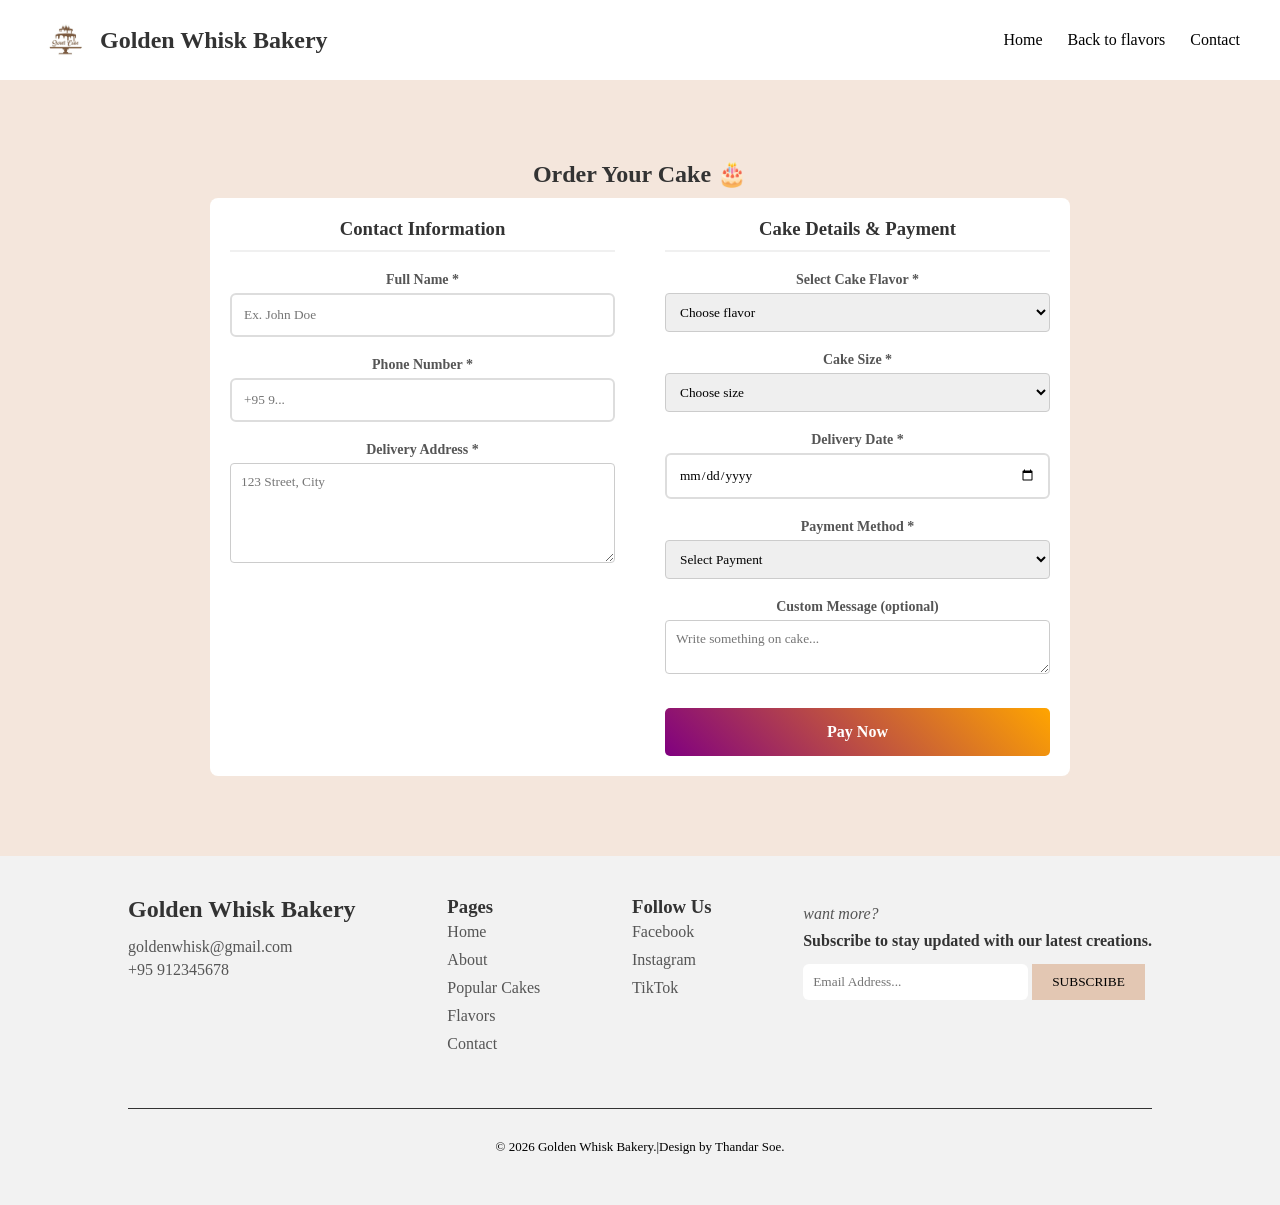
<file: ordernow.html>
<!DOCTYPE html>
<html>
<head>
    <meta charset="UTF-8">
    <meta name="description" content="Indulge in the finest creations from Golden Whisk Bakery. Explore our popular custom birthday cakes, elegant wedding cakes, and delicious daily treats.">
    <meta name="keywords" content="Golden Whisk Bakery, Birthday Cakes, Wedding Cakes, Custom Cakes, Premium Bakery, Pastries">
    <title>Lemon Cakes - Golden Whisk Bakery</title>
    <link rel="stylesheet" href="style.css">
    <link rel="icon" href="order icon.png">
</head>
<body>

<header>
    <nav>
        <div class="logo">
        <img src="offical logo.png" alt="logo">
            Golden Whisk Bakery</div>
        <ul>
            <li><a href="index.html">Home</a></li>
            <li><a href="flavors.html">Back to flavors</a></li>
            <li><a href="contact.html">Contact</a></li>
        </ul>
    </nav>
</header>

<section class="order-section">

    <div class="order-container">
    <h1>Order Your Cake 🎂</h1>

    <form class="order-form" action="#sub-box">
        <div class="form-grid">
            
            <div class="form-section">
                <h3>Contact Information</h3>
                
                <label>Full Name *</label>
                <input type="text" placeholder="Ex. John Doe" required>
                
                <label>Phone Number *</label>
                <input type="tel" placeholder="+95 9..." required>
                
                <label>Delivery Address *</label>
                <textarea placeholder="123 Street, City" required style="height: 100px;"></textarea>
            </div>

            <div class="form-section">
                <h3>Cake Details & Payment</h3>
                
                <label>Select Cake Flavor *</label>
                <select required>
                    <option value="">Choose flavor</option>
                    <option>Vanilla Cake</option>
                    <option>Chocolate Cake</option>
                    <option>Strawberry Cake</option>
                    <option>Red Velvet Cake</option>
                    <option>Lemon Cake</option>
                    <option>Blueberry cake</option>
                    <option>Cheese Cakes</option>
                    <option>Fruit Cake</option>
                </select>

                <label>Cake Size *</label>
                <select required>
                    <option value="">Choose size</option>
                    <option>Small (6 inch)</option>
                    <option>Medium (8 inch)</option>
                    <option>Large (10 inch)</option>
                    <option>Cupcake</option>
                </select>

                <label>Delivery Date *</label>
                <input type="date" required>

                <label>Payment Method *</label>
                <select required>
                    <option value="">Select Payment</option>
                    <option>KBZ Pay</option>
                    <option>Wave Pay</option>
                    <option>AYA Pay</option>
                    <option>Cash on Delivery</option>
                </select>
                
                <label>Custom Message (optional)</label>
                <textarea placeholder="Write something on cake..."></textarea>
                
                <button type="submit" class="order-bon">Pay Now</button>
            </div>

        </div>
    </form>
</div>

</section>

<!-- FOOTER -->
<footer class="footer">

    <div class="footer-container">

        <div class="footer-box">
            <h2>Golden Whisk Bakery</h2>
            <p>goldenwhisk@gmail.com</p>
            <p>+95 912345678</p><br><br>
        </div>

        <div class="footer-box">
            <h3>Pages</h3>
            <a href="index.html"><p>Home</p></a>
            <a href="about.html"><p>About</p></a>
            <a href="cakes.html"><p>Popular Cakes</p></a>
            <a href="flavors.html"><p>Flavors</p></a>
            <a href="contact.html"><p>Contact</p></a>
        </div>

        <div class="footer-box">
            <h3>Follow Us</h3>
            <a href="https://www.facebook.com/soet95132?mibextid=ZbWKwL"><p>Facebook</p></a>
            <a href="https://www.instagram.com/soet95132?igsh=aTdlaHZ2dzA5MnQx"><p>Instagram</p></a>
            <a href="https://www.tiktok.com/@thandarsoe1088?_r=1&_t=ZS-957aoNJFtmy"><p>TikTok</p></a>
        </div>
        <!-- TOP SUBSCRIBE BAR -->
        <div class="sub-form">
            <form action="#confirm-box">
            <p>want more?</p>
            <h4>Subscribe to stay updated with our latest creations.</h4>
            <input type="email" placeholder="Email Address..." required>
            <button type="submit" class="order-btn">SUBSCRIBE</button>
            </form>
        </div>
    </div>
    
    <div class="footer-bottom"><p>© 2026 Golden Whisk Bakery.|Design by Thandar Soe.</p>
    </div>

</footer>

<div id="confirm-box" class="modal-overlay">
    <div class="modal-content">
        <h3>Successful</h3>
        <a href="#" class="close-btn">OK</a>
    </div>
</div>


<div id="sub-box" class="modal-overlay">
    <div class="modal-content">
        <h3>Payment Successful 🎉</h3>
        <p>Your order has been received. We will contact you soon!</p>
        <a href="#" class="close-btn">OK</a>
    </div>
</div>


</body>
</html>
</file>
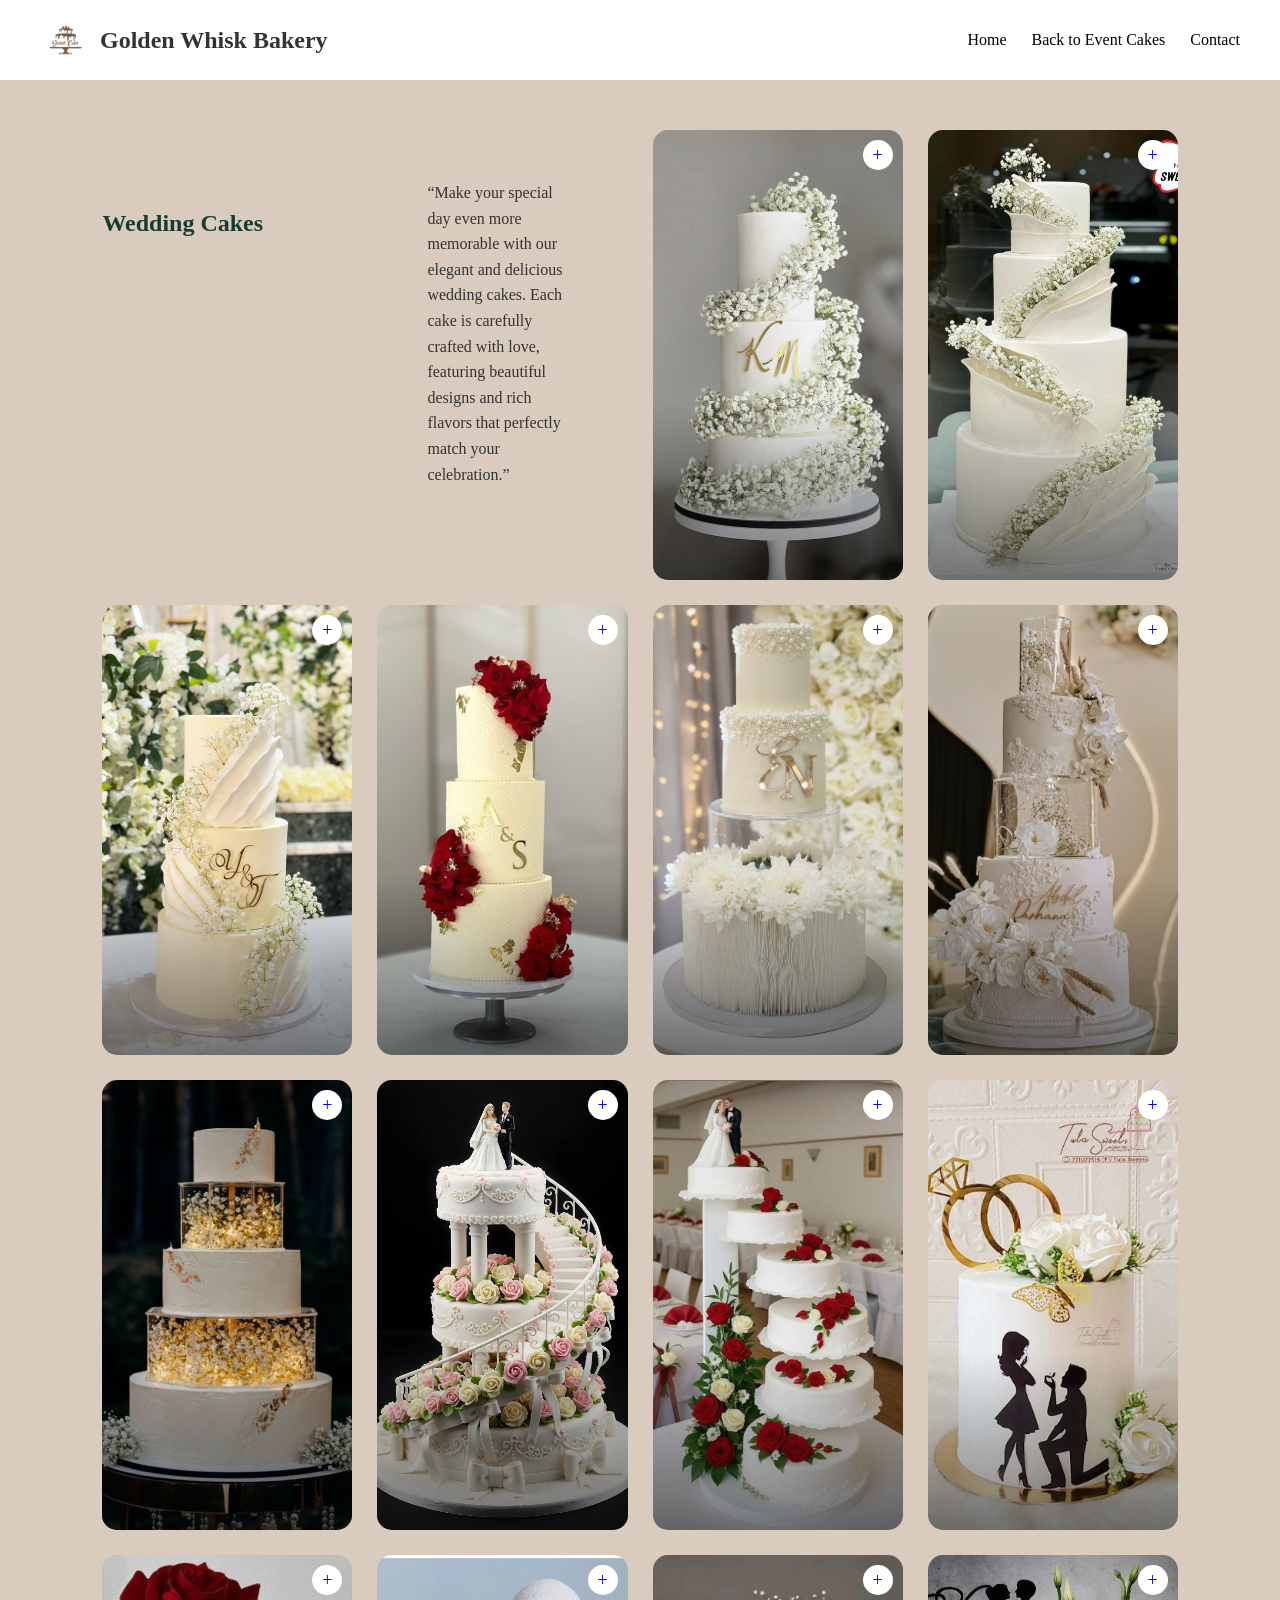
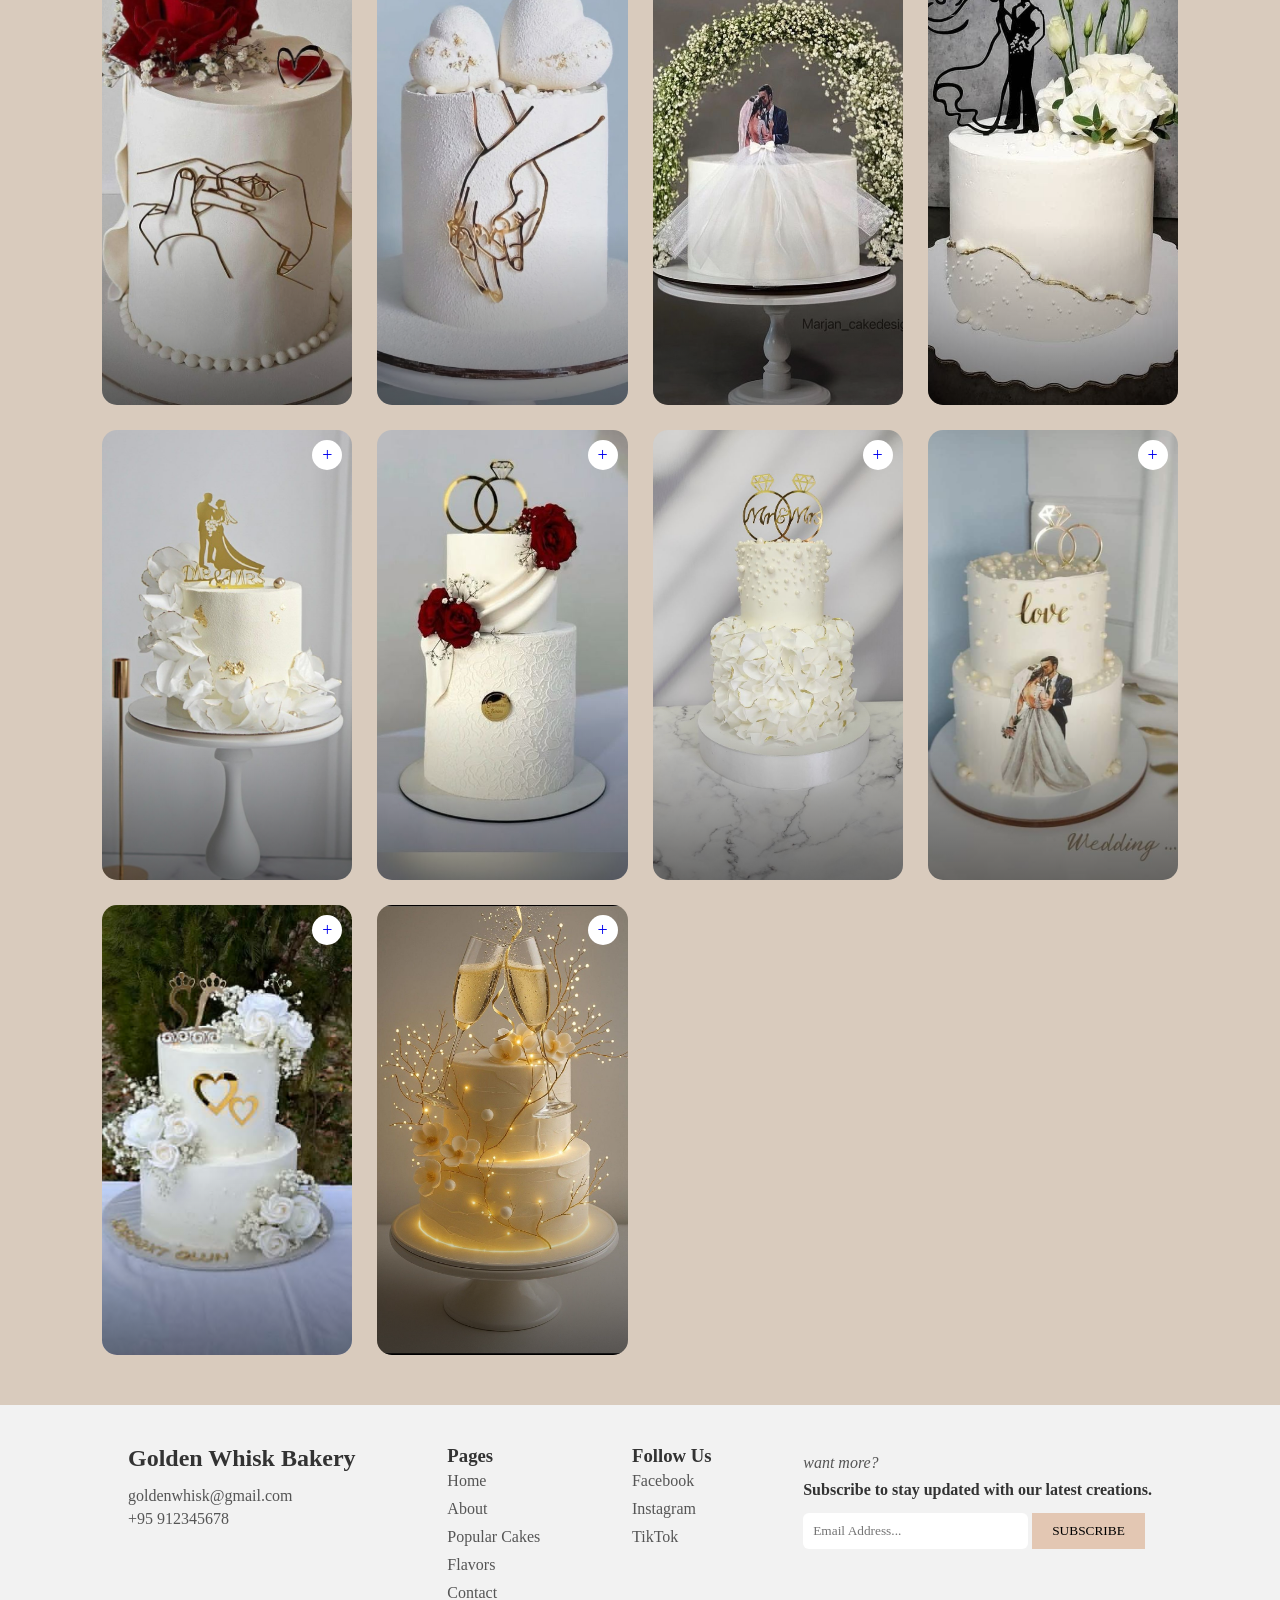
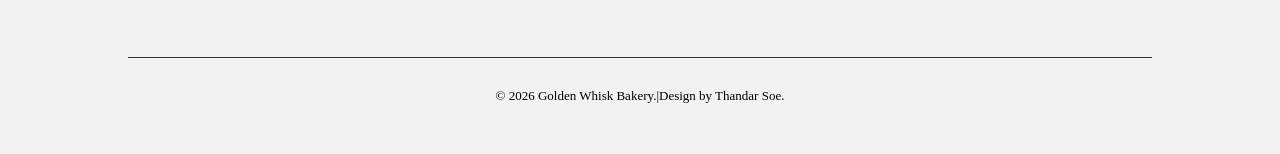
<file: wedding.html>
<!DOCTYPE html>
<html>
<head>
    <meta charset="UTF-8">
    <meta name="description" content="Indulge in the finest creations from Golden Whisk Bakery. Explore our popular custom birthday cakes, elegant wedding cakes, and delicious daily treats.">
    <meta name="keywords" content="Golden Whisk Bakery, Birthday Cakes, Wedding Cakes, Custom Cakes, Premium Bakery, Pastries">
    <title>Lemon Cakes - Golden Whisk Bakery</title>
    <link rel="stylesheet" href="style.css">
    <link rel="icon" href="cake logo (1).png">
</head>
<body>

<header>
    <nav>
        <div class="logo">
        <img src="offical logo.png" alt="logo">
            Golden Whisk Bakery</div>
        <ul>
            <li><a href="index.html">Home</a></li>
            <li><a href="cakes.html">Back to Event Cakes</a></li>
            <li><a href="contact.html">Contact</a></li>
        </ul>
    </nav>
</header>

<section class="modern-gallery">
        <h2>Wedding Cakes</h2>
        <p class="subtitle">“Make your special day even more memorable with our elegant and delicious wedding cakes. Each cake is carefully crafted with love, featuring beautiful designs and rich flavors that perfectly match your celebration.”</p>

    <div class="gallery-card">
        <img src="Wedding Cake 1.jpg" alt="cake">
        <div class="overlay"></div>
        <div class="plus"><a href="cakes.html">+</a></div>
    </div>

    <div class="gallery-card">
        <img src="Wedding Cake 2.jpg" alt="cake">
        <div class="overlay"></div>
        <div class="plus"><a href="cakes.html">+</a></div>
    </div>

    <div class="gallery-card">
        <img src="Wedding Cake 3.jpg" alt="cake">
        <div class="overlay"></div>
        <div class="plus"><a href="cakes.html">+</a></div>
    </div>

    <div class="gallery-card">
        <img src="Wedding Cake 4.jpg" alt="cake">
        <div class="overlay"></div>
        <div class="plus"><a href="cakes.html">+</a></div>
    </div>

    <div class="gallery-card">
        <img src="Wedding Cake 5.avf" alt="cake">
        <div class="overlay"></div>
        <div class="plus"><a href="cakes.html">+</a></div>
    </div>

    <div class="gallery-card">
        <img src="Wedding Cake 6.avf" alt="cake">
        <div class="overlay"></div>
        <div class="plus"><a href="cakes.html">+</a></div>
    </div>

    <div class="gallery-card">
        <img src="Wedding Cake 7.avf" alt="cake">
        <div class="overlay"></div>
        <div class="plus"><a href="cakes.html">+</a></div>
    </div>

    <div class="gallery-card">
        <img src="Wedding Cake 8.jpg" alt="cake">
        <div class="overlay"></div>
        <div class="plus"><a href="cakes.html">+</a></div>
    </div>

    <div class="gallery-card">
        <img src="Wedding Cake 9.jpg" alt="cake">
        <div class="overlay"></div>
        <div class="plus"><a href="cakes.html">+</a></div>
    </div>

    <div class="gallery-card">
        <img src="Wedding Cake 10.jpg" alt="cake">
        <div class="overlay"></div>
        <div class="plus"><a href="cakes.html">+</a></div>
    </div>

    <div class="gallery-card">
        <img src="Wedding Cake 11.jpg" alt="cake">
        <div class="overlay"></div>
        <div class="plus"><a href="cakes.html">+</a></div>
    </div>

    <div class="gallery-card">
        <img src="Wedding Cake 12.jpg" alt="cake">
        <div class="overlay"></div>
        <div class="plus"><a href="cakes.html">+</a></div>
    </div>

    <div class="gallery-card">
        <img src="Wedding Cake 13.jpg" alt="cake">
        <div class="overlay"></div>
        <div class="plus"><a href="cakes.html">+</a></div>
    </div>

    <div class="gallery-card">
        <img src="Wedding Cake 14.jpg" alt="cake">
        <div class="overlay"></div>
        <div class="plus"><a href="cakes.html">+</a></div>
    </div>

    <div class="gallery-card">
        <img src="Wedding Cake 15.jpg" alt="cake">
        <div class="overlay"></div>
        <div class="plus"><a href="cakes.html">+</a></div>
    </div>

    <div class="gallery-card">
        <img src="Wedding Cake 16.jpg" alt="cake">
        <div class="overlay"></div>
        <div class="plus"><a href="cakes.html">+</a></div>
    </div>

    <div class="gallery-card">
        <img src="Wedding Cake 17.jpg" alt="cake">
        <div class="overlay"></div>
        <div class="plus"><a href="cakes.html">+</a></div>
    </div>

    <div class="gallery-card">
        <img src="Wedding Cake 18.jpg" alt="cake">
        <div class="overlay"></div>
        <div class="plus"><a href="cakes.html">+</a></div>
    </div>

    <div class="gallery-card">
        <img src="Wedding Cake 19.jpg" alt="cake">
        <div class="overlay"></div>
        <div class="plus"><a href="cakes.html">+</a></div>
    </div>

    <div class="gallery-card">
        <img src="Wedding Cake 20.jpg" alt="cake">
        <div class="overlay"></div>
        <div class="plus"><a href="cakes.html">+</a></div>
    </div>
</section>

<!-- FOOTER -->
<footer class="footer">

    <div class="footer-container">

        <div class="footer-box">
            <h2>Golden Whisk Bakery</h2>
            <p>goldenwhisk@gmail.com</p>
            <p>+95 912345678</p><br><br>
        </div>

        <div class="footer-box">
            <h3>Pages</h3>
            <a href="index.html"><p>Home</p></a>
            <a href="about.html"><p>About</p></a>
            <a href="cakes.html"><p>Popular Cakes</p></a>
            <a href="flavors.html"><p>Flavors</p></a>
            <a href="contact.html"><p>Contact</p></a>
        </div>

        <div class="footer-box">
            <h3>Follow Us</h3>
            <a href="https://www.facebook.com/soet95132?mibextid=ZbWKwL"><p>Facebook</p></a>
            <a href="https://www.instagram.com/soet95132?igsh=aTdlaHZ2dzA5MnQx"><p>Instagram</p></a>
            <a href="https://www.tiktok.com/@thandarsoe1088?_r=1&_t=ZS-957aoNJFtmy"><p>TikTok</p></a>
        </div>
        <!-- TOP SUBSCRIBE BAR -->
        <div class="sub-form">
            <form action="#confirm-box">
            <p>want more?</p>
            <h4>Subscribe to stay updated with our latest creations.</h4>
            <input type="email" placeholder="Email Address..." required>
            <button type="submit" class="order-btn">SUBSCRIBE</button>
            </form>
        </div>
    </div>
    
    <div class="footer-bottom"><p>© 2026 Golden Whisk Bakery.|Design by Thandar Soe.</p>
    </div>

</footer>

    <div id="confirm-box" class="modal-overlay">
    <div class="modal-content">
        <h3>Successful</h3>
        <a href="#" class="close-btn">OK</a>
    </div>
</div>



</body>
</html>
</file>
<file: style.css>
/* ===================home start================ */

*{
    margin:0;
    padding:0;
    box-sizing:border-box;
    font-family: 'Georgia', serif;
}

body{
    background:#f4e6dc;
    color:#333;
}

/* ===== NAVBAR ===== */
header{
    padding:20px 40px;
    background:#f3e7dc;
    position: sticky;
    top: 0;
    z-index: 1000;
    background:white;
}

.outline-btn{
    padding:8px 18px;
    border-radius:20px;
    border:1px solid #8b5e3c;
    background:none;
    cursor:pointer;
}

nav{
    display:flex;
    justify-content:space-between;
    align-items:center;
}

.logo{
    font-size:24px;
    font-weight:bold;
    display: flex;
    align-items: center;
    gap: 10px;
}

.logo img{
    width: 50px;
    height: 40px;
    object-fit: contain;
}

nav ul{
    list-style:none;
    display:flex;
    gap:25px;
}

nav ul li a{
    text-decoration:none;
    color:black;
}

.btn{
    background:#8b3e2f;
    color:white;
    border:none;
    padding:10px 20px;
    border-radius:25px;
    cursor:pointer;
}

/* ===== HERO ===== */
.hero{
    display:flex;
    align-items:center;
    justify-content:space-between;
    padding:80px 8%;
}

.hero p{
    text-align: justify;
    text-indent: 25px;
    line-height: 1.6;
}

.hero-text{
    width:50%;
}

.hero-text h1{
    font-size:48px;
    margin-bottom:20px;
}

.hero-text p{
    margin-bottom:20px;
}

.hero-img img{
    width:300px;
    border-radius:20px;
}
.hero-imge img{
    margin: 30px;
    width:300px;
    border-radius:20px;
}

/* ===== CATEGORY SECTION ===== */
.categories{
    display:flex;
    justify-content:center;
    gap:30px;
    padding:50px 5%;
    background:#f5efe9;
    flex-wrap:wrap;
}

.category{
    text-align:center;
    width:150px;
}

.category img{
    width:150px;
    height:150px;
    border-radius:50%;
    object-fit:cover;
    margin-bottom:10px;
    transition:0.3s;
}

/* Hover Effect */
.category img:hover{
    transform:scale(1.1);
}

.category p{
    font-size:14px;
    color:#333;
}

/* ===========about page start============== */

/* ===== STORY SECTION ===== */
.about-story{
    display:flex;
    padding:80px 8%;
    align-items:center;
    gap:50px;
}

.story-text{
    width:50%;
    line-height: 1.8;
    text-indent: 25px;
}

.story-text h2{
    margin-bottom:20px;
    font-size:32px;
}

.story-img img{
    width:400px;
    border-radius:20px;
    height: auto;
}

.about-details p{
    text-align: center;
    line-height: 1.6;
    max-width: 800px;
    margin: 20px auto;
    text-indent: 25px;
}

.about-details h2{
    text-align: center; 
    font-size: 32px;
}

/* ===== VALUES SECTION ===== */
.values{
    padding: 80px 8%;
    text-align: center;
}

.values h2{
    margin-bottom: 40px;
    font-size: 32px;
}

.values p{
    text-align: center;
    line-height: 1.6;
    max-width: 800px;
    margin: 20px auto;
    text-indent: 25px;
}

.value-cards{
    display:flex;
    justify-content:center;
    gap:30px;
}

.value-card{
    background:white;
    padding:20px;
    border-radius:15px;
    width:250px;
    box-shadow:0 5px 15px rgba(0,0,0,0.1);
}

.value-card img{
    width:100%;
    border-radius:15px;
    margin-bottom:15px;
}

.p-about{
    text-align: center;
}


/* ===================our cake start==================== */
.section{
    padding:50px;
    text-align:center;
}

.section-header {
    display: flex;
    justify-content: space-between;
    align-items: center;
    margin-bottom: 20px;
}

.section-header h2, p{
    margin: 10px 50px;
}

/* Category Grid Layout */
.category-grid {
    display: grid;
    grid-template-columns: repeat(auto-fit, minmax(180px, 1fr));
    gap: 15px;
}

/* Individual Card Styling */
.category-card {
    background: #ffffff;
    border-radius: 12px;
    padding: 20px;
    display: flex;
    justify-content: center;
    align-items: center;
    text-decoration: none;
    color: #333;
    box-shadow: 0 2px 8px rgba(0, 0, 0, 0.05); /* Soft shadow */
    transition: transform 0.2s ease, box-shadow 0.2s ease;
}

.category-card:hover {
    transform: translateY(-3px);
    box-shadow: 0 4px 12px rgba(0, 0, 0, 0.1);
}

.card-icon {
    font-size: 1.2rem;
    margin-right: 10px;
}

.category-name {
    font-weight: 500;
    font-size: 0.95rem;
    color: #2d6a4f;
}

/* ===== CAKE GALLERY ===== */
.cake-gallery{
    display:grid;
    grid-template-columns:repeat(4, 1fr);
    gap:25px;
    padding:50px 8%;
    background:#f8f8f8;
}

/* CARD */
.cake-item{
    text-align:center;
}

/* IMAGE */
.cake-item img{
    width:100%;
    height:220px;
    object-fit:cover;
    border-radius:5px;
    transition:0.3s;
}

/* HOVER EFFECT */
.cake-item img:hover{
    transform:scale(1.05);
}

/* TEXT */
.cake-item p{
    margin-top:10px;
    font-size:14px;
    color:#333;
}

/* ================flavors star=================== */
aside h3 {
     margin-top: 0;
    color: #850e35; 
    border-bottom: 2px solid #850e35;
    padding-bottom: 10px;
    text-align: center;
}
 
aside ul {
    list-style-type: none;
    padding: 0;
}
 
aside li {
    margin-bottom: 10px;
}
 
aside li a {
    text-decoration: none;
    color: #333;
    font-weight: bold;
    display: block;
    padding: 8px 12px;
    border-radius: 4px;
    transition: all 0.3s ease;
}
 
aside li a:hover {
    color: #450202;
    background-color: #fba2ab;
    padding-left: 20px;
}

.product-grid {
    gap: 20px;
    display: flex;
    flex-wrap: wrap;
    justify-content: center;
    align-items: center;
}

.product-card {
    background: white;
    padding: 15px;
    border-radius: 10px;
    text-align: center;
    border: 1px solid transparent;
    width: 300px;
}

.product-card:hover {
    border-color: var(--primary-green);
}
.product-card img{
    height: 300px;
    border-radius: 20px;
    width: 250px;
}

.btn-add {
    width: 100%;
    padding: 8px;
    background: none;
    border: 1px solid;
    border-radius: 5px;
    cursor: pointer;
    margin-top: 10px;
}
.section h2{
    padding: 30px 50px;
}

/* =================contact  start===================== */

.contact-section{
    display:flex;
    justify-content:space-between;
    padding:80px 10%;
    background:linear-gradient(to right, #eef2f7, #f6e8dc);
}

/* LEFT */
.contact-info{
    width:45%;
}

.contact-info h1{
    font-size:40px;
    margin-bottom:20px;
}

.contact-info p{
    color:#555;
    margin-bottom:15px;
}

.info-box p{
    margin:10px 0;
}


/* RIGHT FORM */
.contact-form{
    width:45%;
}

.contact-form form{
    display:flex;
    flex-direction:column;
}

.contact-form input,
.contact-form textarea{
    padding:12px;
    margin-bottom:15px;
    border-radius:8px;
    border:1px solid #ccc;
}

.contact-form textarea{
    height:120px;
}

/* BUTTON */
.contact-form button{
    padding:12px;
    border:none;
    border-radius:8px;
    background:linear-gradient(to right, purple, orange);
    color:white;
    font-size:16px;
    cursor:pointer;
}

.submit-btn {
  padding: 10px 20px;
  background: black;
  color: white;
  text-decoration: none;
  border-radius: 5px;
}


/* =========== footer start============ */
.footer{
    background:#f2f2f2;
    padding:40px 10%;
}

.footer-container{
    display:flex;
    justify-content:space-between;
    gap: 70px;
    
}

.footer-box h2,
.footer-box h4{
    margin-bottom:15px;
    white-space: nowrap;
}

.footer-box p{
    margin:5px 0;
    color:#555;
    /* white-space: nowrap; */
}

.footer-box a{
   text-decoration: none;
   display: flex;
   white-space: nowrap;
}

/* SUBSCRIBE BAR */
.sub-form p{
    margin:9px 0;
    color:#555;
    white-space: nowrap;
    font-style: italic;
}

.sub-form h3{
    white-space: nowrap;
}

.sub-form input{
    padding:10px;
    width:225px;
    border:none;
    margin-top: 4%;
}

.sub-form button{
    padding:10px 20px;
    border:none;
    background:#e3c7b3;
    cursor:pointer;
}

.footer-bottom {
    text-align: center;
    margin-top: 50px;
    padding-top: 20px;
    border-top: 1px solid #333;
    font-size: 13px;
    color: #000;
}

/* ===============event start=================== */

/* ===== GALLERY ===== */
.modern-gallery{
    display:grid;
    grid-template-columns:repeat(4, 1fr);
    gap:25px;
    padding:50px 8%;
    background:#d9cbbd;
}

.modern-gallery h2 {
    font-size: 1.5rem;
    margin-bottom: 5px;
    margin-top: 80px;
    color: #1a3c30;
}

.modern-gallery p{
    line-height: 1.6;
    margin: 50px ;
}

/* CARD */
.gallery-card{
    position:relative;
    overflow:hidden;
    border-radius:15px;
}

/* IMAGE */
.gallery-card img{
    width:100%;
    height:450px;
    object-fit:cover;
    display:block;
}

/* OVERLAY (dark bottom effect) */
.overlay{
    position:absolute;
    bottom:0;
    left:0;
    width:100%;
    height:40%;
    background:linear-gradient(to top, rgba(0,0,0,0.5), transparent);
}

/* PLUS ICON */
.plus{
    position:absolute;
    top:10px;
    right:10px;
    width:30px;
    height:30px;
    background:white;
    border-radius:50%;
    display:flex;
    justify-content:center;
    align-items:center;
    font-size:18px;
    cursor:pointer;
}

.plus a{
    text-decoration: none;
}

/* HOVER EFFECT */
.gallery-card:hover img{
    transform:scale(1.05);
    transition:0.3s;
}

/* ====================Order PAGE ================= */

.order-section{
    text-align:center;
    padding:60px;
    background:#f4e6dc;
}

.order-container{
    max-width: 900px;
    margin: 0 auto;
    padding: 20px;
    font-family: sans-serif;
}

.order-container h1{
    margin-bottom: 10px;
}

.form-grid {
    display: flex;
    gap: 50px; 
    flex-wrap: wrap;
    background: #fff;
    padding: 20px;
    border-radius: 8px;
}

.form-section {
    flex: 1;
    min-width: 300px;
}

.form-section h3{
    border-bottom: 2px solid #f0f0f0;
    padding-bottom: 10px;
    margin-bottom: 20px;
    color: #333;
}

label {
    display: block;
    margin-bottom: 5px;
    font-size: 14px;
    font-weight: bold;
    color: #555;
}

input, select, textarea{
    width: 100%;
    padding: 10px;
    margin-bottom: 20px;
    border: 1px solid #ccc;
    border-radius: 4px;
    box-sizing: border-box; 
}

.order-bon{
    width: 100%;
    padding: 15px;
    background: linear-gradient(45deg, #800080, #ffa500);
    color: white;
    border: none;
    border-radius: 5px;
    font-size: 16px;
    font-weight: bold;
    cursor: pointer;
    margin-top: 10px;
}

.order-bon:hover{
    opacity: 0.9;
}

/* =================button successful================== */
input{
    width: 100%;
    padding: 12px;
    border: 2px solid #ddd;
    border-radius: 6px;
    box-sizing: border-box;
    transition: border-color 0.3s;
}

.modal-overlay{
    position: fixed;
    top: 0; left: 0;
    width: 100%; height: 100%;
    background: rgba(0, 0, 0, 0.5);
    display: none; 
    justify-content: center;
    align-items: center;
}

.modal-overlay:target{
    display: flex;
}

.modal-content{
    background: white;
    padding: 25px;
    border-radius: 8px;
    text-align: center;
    box-shadow: 0 5px 15px rgba(0,0,0,0.3);
    animation: fadeIn 0.3s;
}

.close-btn{
    display: inline-block;
    margin-top: 15px;
    padding: 8px 25px;
    background: #28a745;
    color: white;
    text-decoration: none;
    border-radius: 5px;
}

@keyframes fadeIn{
    from { opacity: 0; transform: translateY(-20px); }
    to { opacity: 1; transform: translateY(0); }
}

/* ==================cheese============== */

/* Section Title */
.section-title{
    font-size: 24px;
    margin-bottom: 10px;
}

/* Divider Line */
.divider{
    width: 100%;
    height: 4px;
    background: gray;
    margin-bottom: 20px;
}

/* Grid Layout */
.image-grid{
    display: grid;
    grid-template-columns: repeat(5, 1fr); 
    gap: 40px;
    text-align: center;
}

/* Center align */
.image-item{
    display: flex;
    justify-content: center;
}

/* Circle Images */
.image-grid img{
    width: 160px;
    height: 160px;
    object-fit: cover;
    border-radius: 50%; 
}

.image-grid img:hover{
    transform:scale(1.1);
}

html{
    scroll-behavior: smooth;
}
</file>
